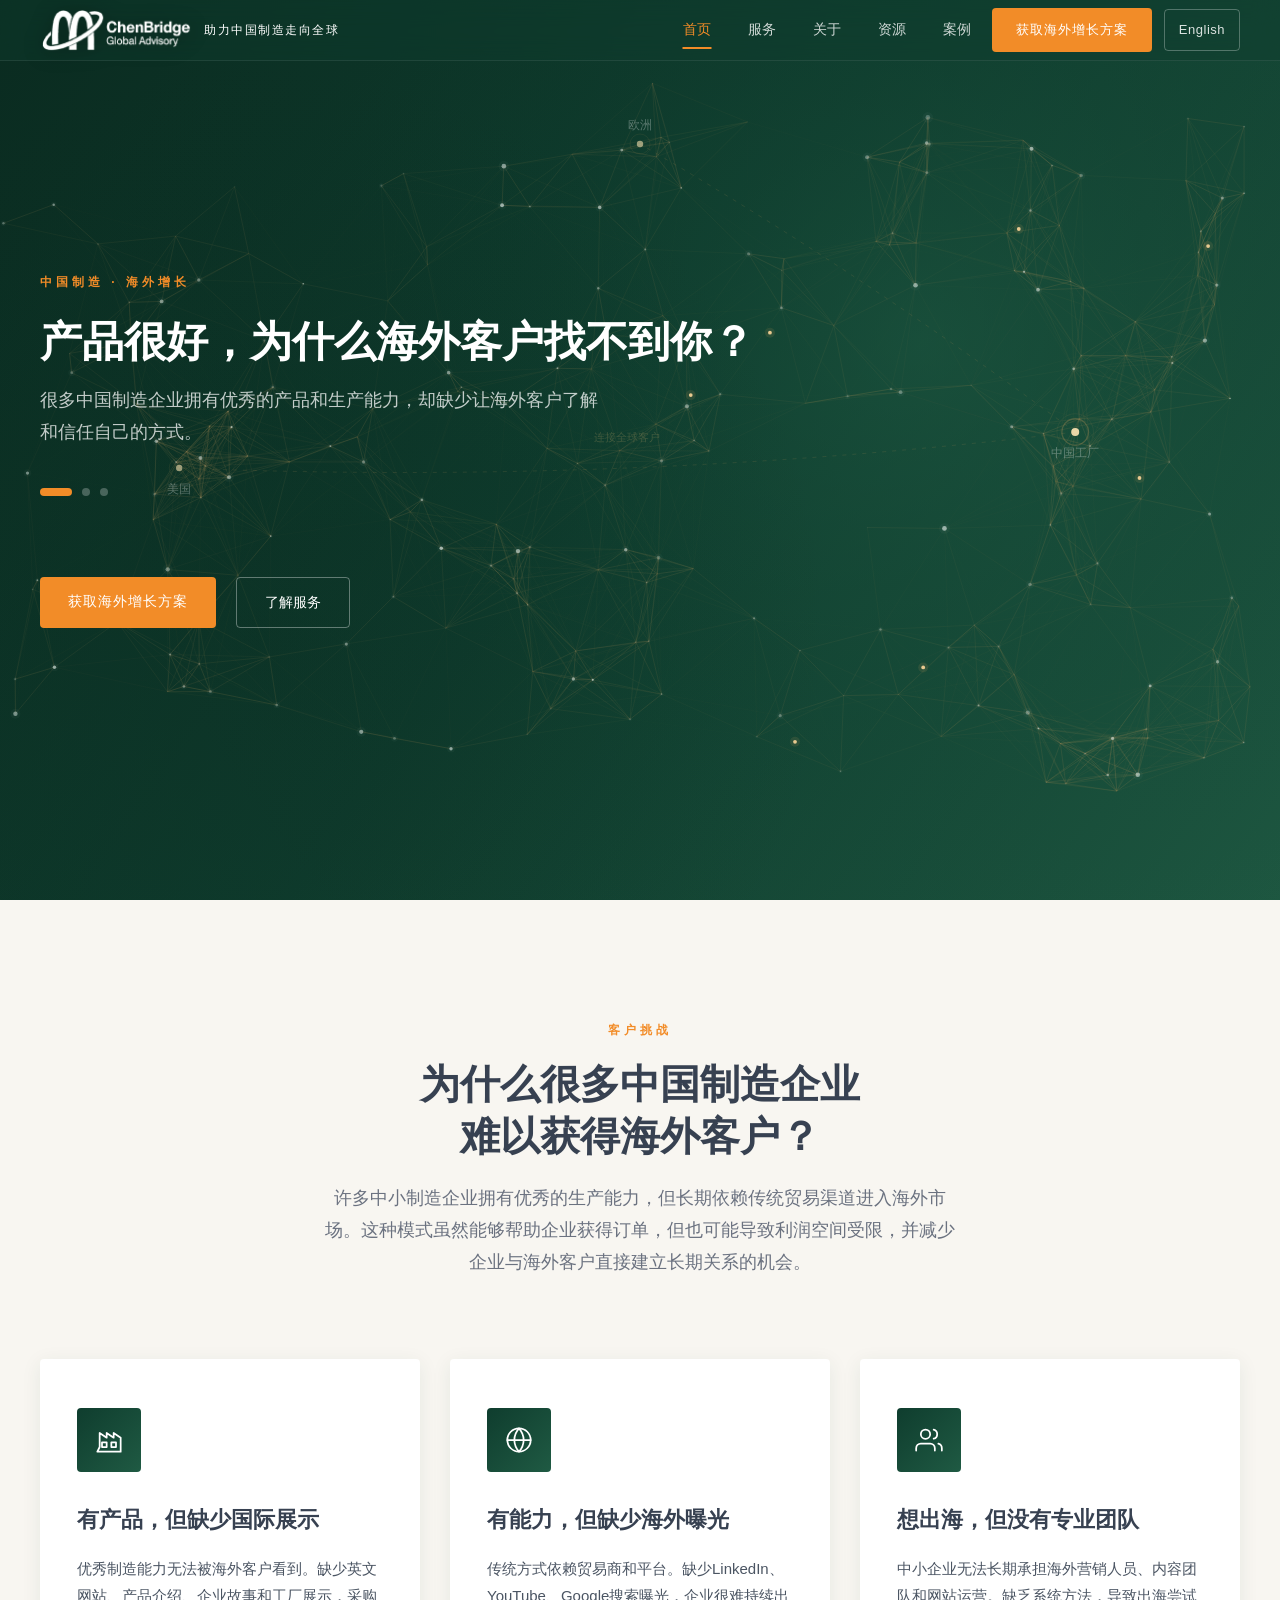
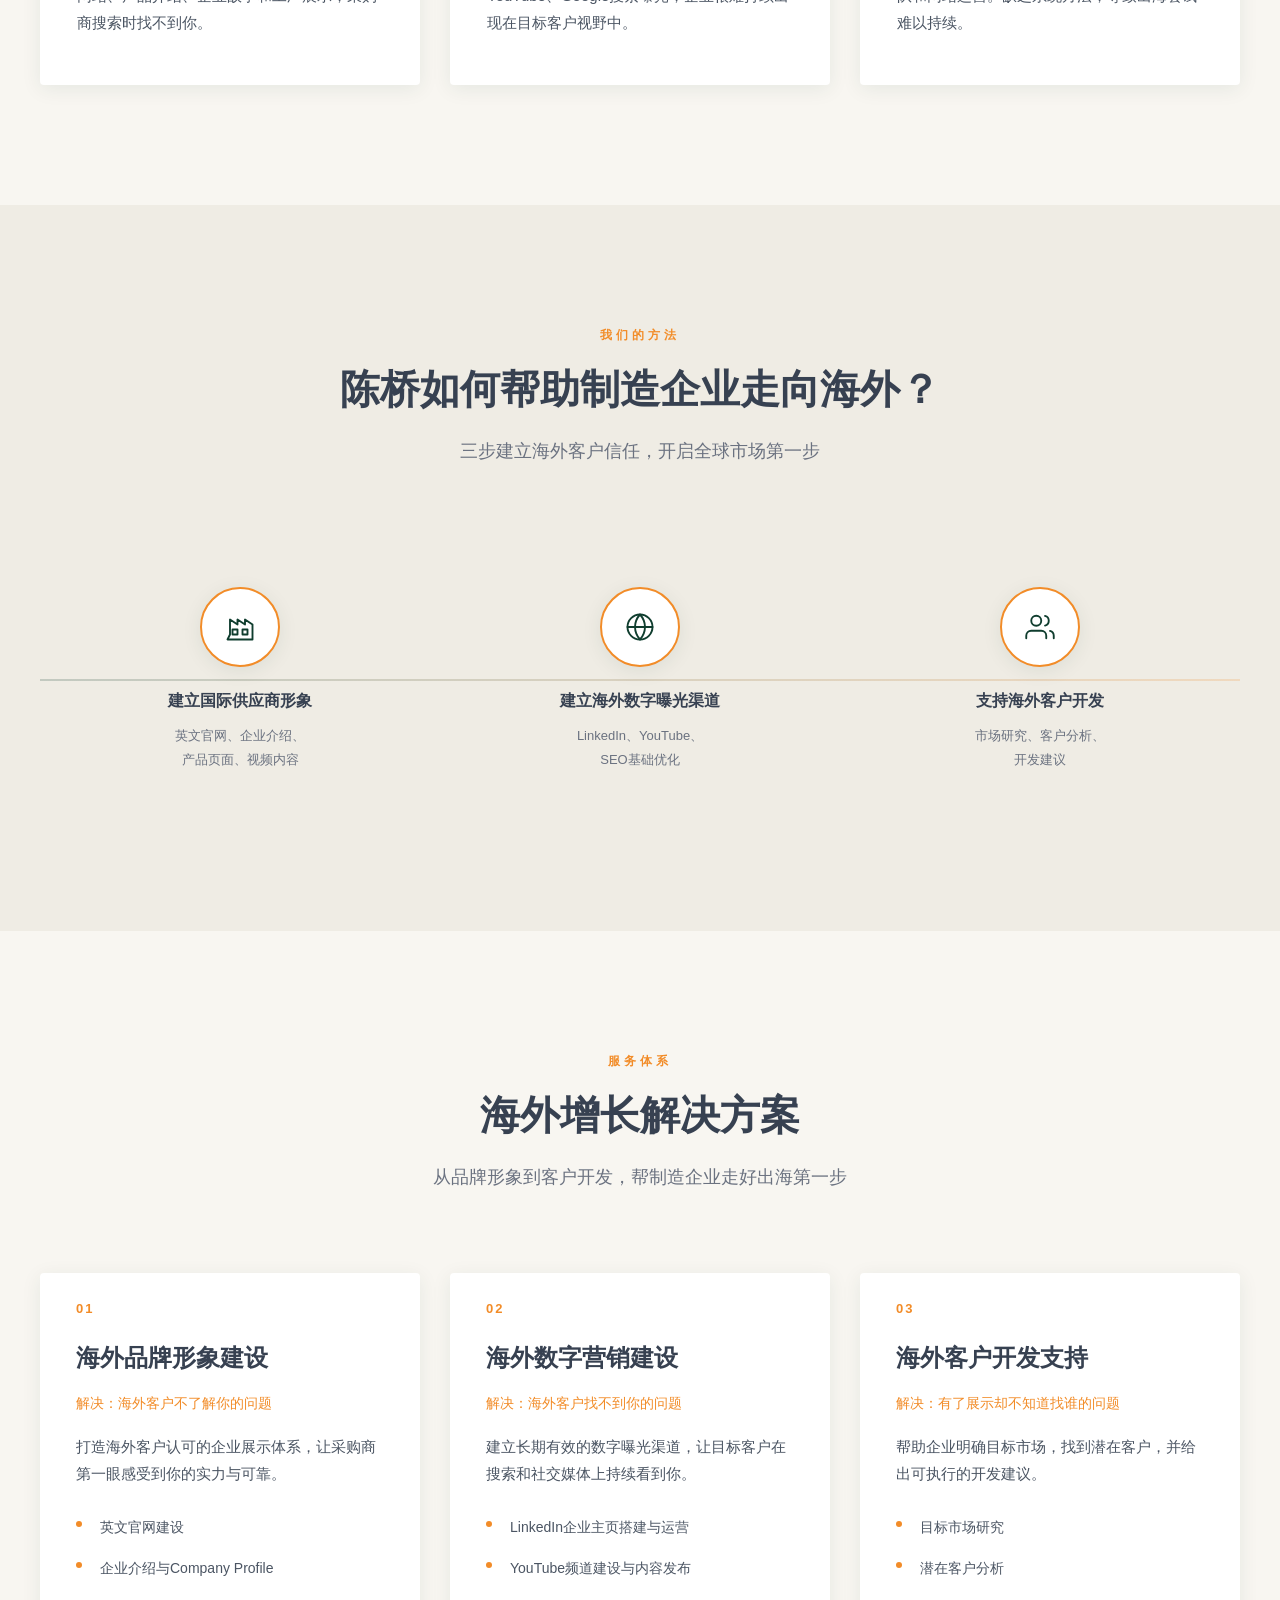
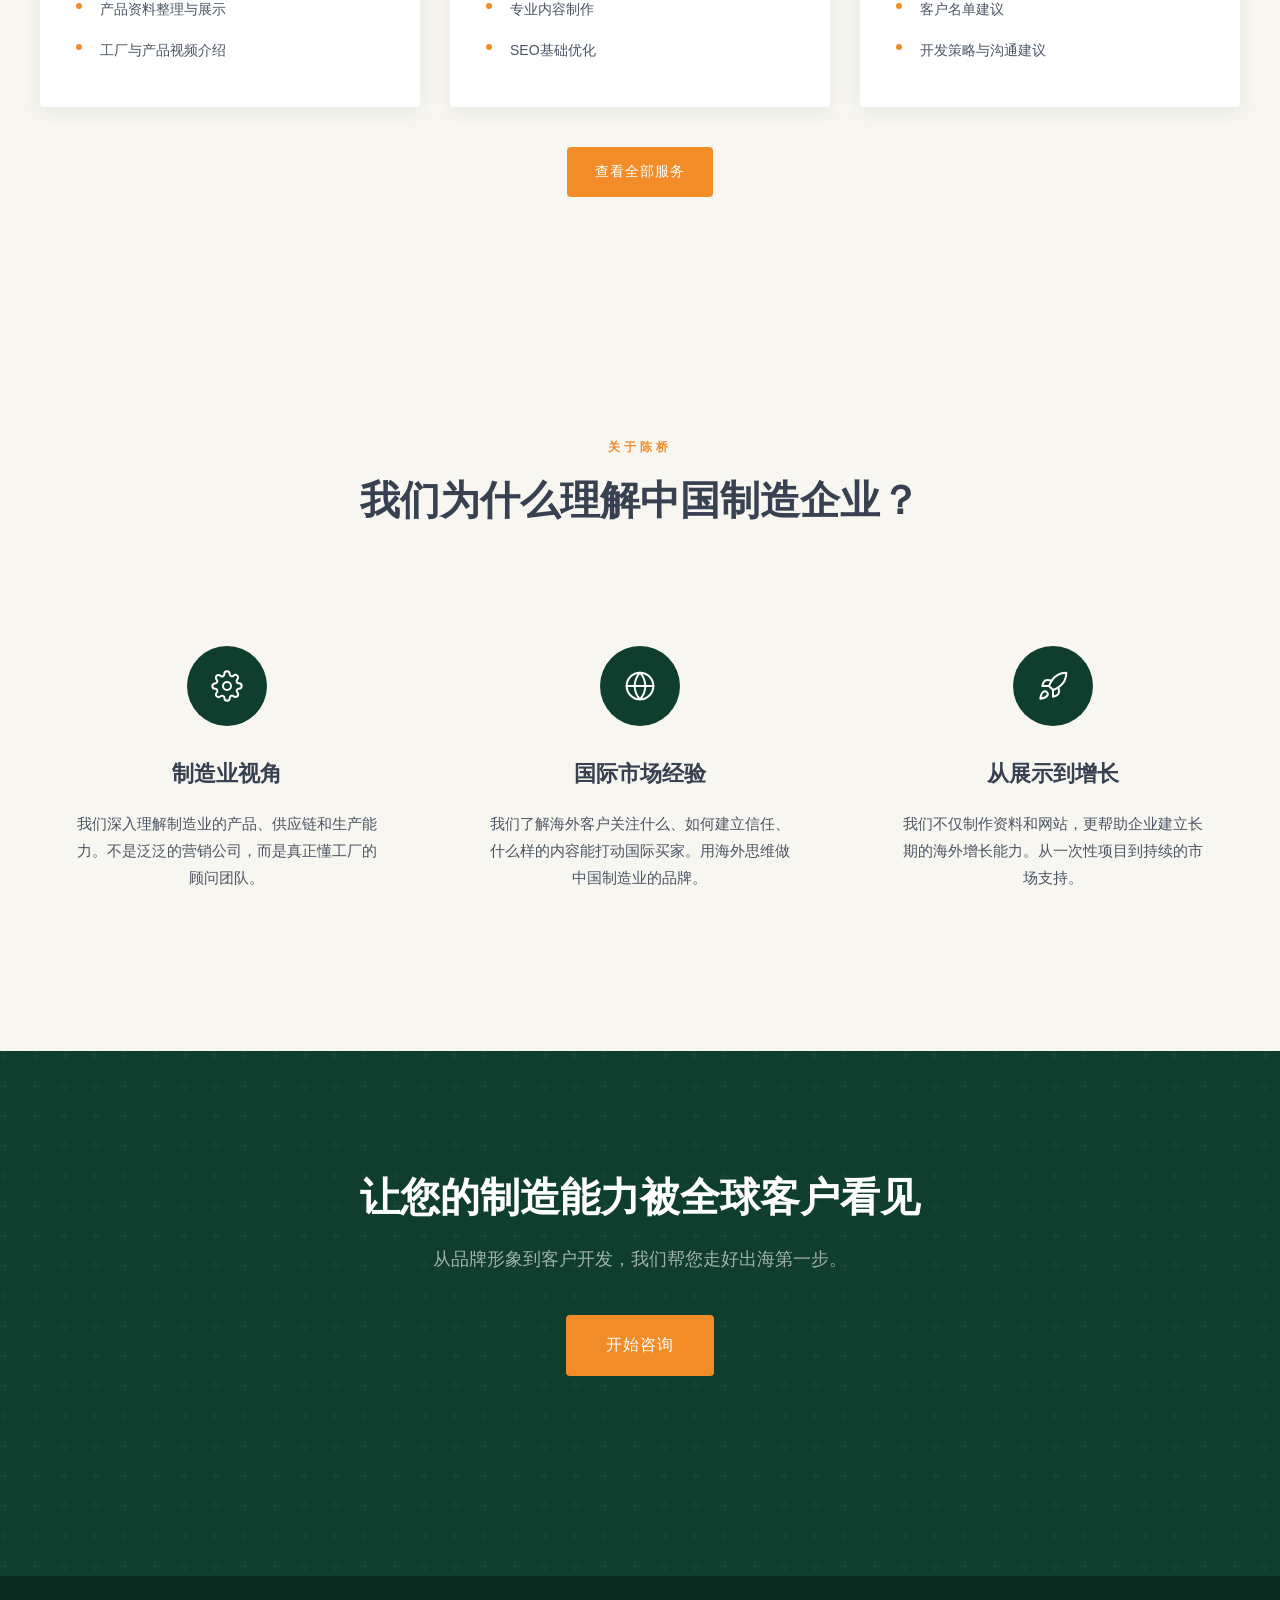
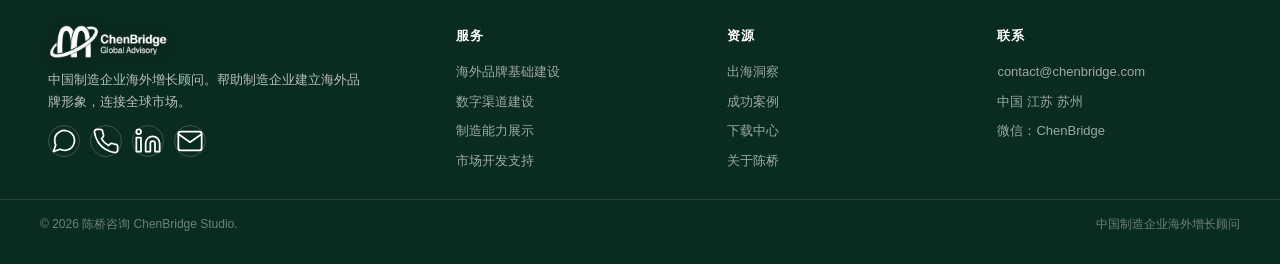
<file: index.html>
<!DOCTYPE html>
<html lang="zh-CN">
<head>
<meta charset="UTF-8">
<meta name="viewport" content="width=device-width, initial-scale=1.0">
<title>陈桥咨询 — 助力中国制造企业走向全球市场 | ChenBridge Studio</title>
<meta name="description" content="陈桥咨询帮助中国制造企业建立海外客户信任，通过英文官网、LinkedIn、YouTube和客户开发支持，开启全球市场第一步。">
<meta name="keywords" content="中国制造出海,制造企业出海,海外品牌建设,英文官网建设,LinkedIn营销,海外客户开发,中小企业出海,ChenBridge">
<meta name="robots" content="index,follow,max-image-preview:large">
<meta name="author" content="陈桥咨询 ChenBridge Studio">
<meta name="theme-color" content="#0F3D2E">
<meta name="renderer" content="webkit">
<meta name="force-rendering" content="webkit">
<meta http-equiv="X-UA-Compatible" content="IE=edge,chrome=1">
<meta name="baidu-site-verification" content="">
<meta name="google-site-verification" content="">
<meta name="msvalidate.01" content="">
<meta name="360-site-verification" content="">
<meta name="sogou_site_verification" content="">
<meta name="shenma-site-verification" content="">
<link rel="canonical" href="https://chenbridge.com/">
<meta property="og:type" content="website">
<meta property="og:title" content="陈桥咨询 — 助力中国制造企业走向全球市场 | ChenBridge Studio">
<meta property="og:description" content="陈桥咨询帮助中国制造企业建立海外客户信任，通过英文官网、LinkedIn、YouTube和客户开发支持，开启全球市场第一步。">
<meta property="og:url" content="https://chenbridge.com/">
<meta property="og:locale" content="zh_CN">
<meta property="og:site_name" content="陈桥咨询 ChenBridge Studio">
<meta name="twitter:card" content="summary">
<meta name="twitter:title" content="陈桥咨询 — 助力中国制造企业走向全球市场 | ChenBridge Studio">
<meta name="twitter:description" content="陈桥咨询帮助中国制造企业建立海外客户信任，通过英文官网、LinkedIn、YouTube和客户开发支持，开启全球市场第一步。">
<link rel="dns-prefetch" href="//fonts.googleapis.com">
<link rel="dns-prefetch" href="//fonts.gstatic.com">
<link rel="preconnect" href="https://fonts.googleapis.com" crossorigin>
<link rel="preconnect" href="https://fonts.gstatic.com" crossorigin>

<link rel="icon" href="favicon/favicon.ico" sizes="any">
<link rel="icon" type="image/png" sizes="32x32" href="favicon/favicon-32.png">
<link rel="icon" type="image/png" sizes="16x16" href="favicon/favicon-16.png">
<link rel="apple-touch-icon" sizes="180x180" href="favicon/apple-touch-icon.png">
<link rel="stylesheet" href="css/style.css">
</head>
<body>
<script type="application/ld+json">
{"@context":"https://schema.org","@type":"ProfessionalService","name":"陈桥咨询 ChenBridge Studio","url":"https://chenbridge.com/","logo":"https://chenbridge.com/images/logo-chenbridge.webp","description":"帮助中国制造与小微企业建立海外品牌、拓展全球市场的数字化咨询服务。","areaServed":"中国","address":{"@type":"PostalAddress","addressCountry":"CN","addressRegion":"江苏省","addressLocality":"苏州市"},"sameAs":["https://www.chenbridge.com"]}
</script>

<!-- SPLASH SCREEN -->
<div class="splash-screen" id="splash">
  <div class="splash-logo">
    <img src="images/logo-splash.webp" alt="陈桥咨询 ChenBridge Studio">
  </div>
  <div class="splash-text">帮助小微企业走向全球</div>
</div>

<!-- HEADER -->
<header class="header" id="header">
  <div class="header-inner">
    <a href="index.html" class="logo">
      <img src="images/logo-chenbridge.webp" alt="陈桥咨询Studio">
      <div class="logo-text">助力中国制造走向全球</div></a>
    <nav class="nav" id="main-nav">
      <a href="index.html" class="active">首页</a>
      <a href="services.html">服务</a>
      <a href="about.html">关于</a>
      <a href="resources.html">资源</a>
      <a href="cases.html">案例</a>
    
      <div class="mobile-extra">
        <a href="contact.html" class="btn-primary btn-small">获取海外增长方案</a>
        <a href="/" class="lang-switch">English</a>
      </div>
    </nav>
    <a href="contact.html" class="btn-primary btn-small" style="margin-left:20px;">获取海外增长方案</a>
    <a href="/" class="lang-switch">English</a>
    <button class="mobile-toggle" id="mobile-toggle" aria-label="菜单">
      <span></span><span></span><span></span>
    </button>
  </div>
</header>

<!-- HERO -->
<section class="hero" id="hero">
  <canvas id="hero-canvas"></canvas>
  <div class="hero-content">
    <div class="hero-inner">
      <span class="hero-label">中国制造 · 海外增长</span>
      <div class="hero-carousel">
        <div class="carousel-slide active">
          <h2>产品很好，为什么海外客户找不到你？</h2>
          <p>很多中国制造企业拥有优秀的产品和生产能力，却缺少让海外客户了解和信任自己的方式。</p>
        </div>
        <div class="carousel-slide">
          <h2>从工厂到全球市场，需要的不只是一个英文网站</h2>
          <p>陈桥帮助制造企业建立英文品牌形象、海外营销渠道和客户开发基础。</p>
        </div>
        <div class="carousel-slide">
          <h2>让海外客户更容易发现你的制造能力</h2>
          <p>通过英文官网、LinkedIn、YouTube和专业内容，让你的企业具备国际供应商形象。</p>
        </div>
        <div class="carousel-dots">
          <div class="carousel-dot active"></div>
          <div class="carousel-dot"></div>
          <div class="carousel-dot"></div>
        </div>
      </div>
      <div class="hero-buttons">
        <a href="contact.html" class="btn-primary">获取海外增长方案</a>
        <a href="services.html" class="btn-outline">了解服务</a>
      </div>
    </div>
  </div>
</section>

<!-- CHALLENGES -->
<section class="section" id="challenges">
  <div class="section-header reveal">
    <div class="section-label">客户挑战</div>
    <h2 class="section-title">为什么很多中国制造企业<br>难以获得海外客户？</h2>
    <p class="section-subtitle">许多中小制造企业拥有优秀的生产能力，但长期依赖传统贸易渠道进入海外市场。这种模式虽然能够帮助企业获得订单，但也可能导致利润空间受限，并减少企业与海外客户直接建立长期关系的机会。</p>
  </div>
  <div class="challenges-grid">
    <div class="challenge-card reveal reveal-delay-1">
      <div class="challenge-icon"><svg viewBox="0 0 24 24" width="28" height="28" stroke="currentColor" stroke-width="1.5" fill="none" stroke-linecap="round" stroke-linejoin="round"><path d="M2 22h20V10l-6-4v4l-6-4v4l-6-4v12z"/><rect x="6" y="14" width="4" height="4"/><rect x="14" y="14" width="4" height="4"/></svg></div>
      <h3>有产品，但缺少国际展示</h3>
      <p>优秀制造能力无法被海外客户看到。缺少英文网站、产品介绍、企业故事和工厂展示，采购商搜索时找不到你。</p>
    </div>
    <div class="challenge-card reveal reveal-delay-2">
      <div class="challenge-icon"><svg viewBox="0 0 24 24" width="28" height="28" stroke="currentColor" stroke-width="1.5" fill="none" stroke-linecap="round" stroke-linejoin="round"><circle cx="12" cy="12" r="10"/><path d="M2 12h20M12 2a15.3 15.3 0 0 1 4 10 15.3 15.3 0 0 1-4 10 15.3 15.3 0 0 1-4-10 15.3 15.3 0 0 1 4-10z"/></svg></div>
      <h3>有能力，但缺少海外曝光</h3>
      <p>传统方式依赖贸易商和平台。缺少LinkedIn、YouTube、Google搜索曝光，企业很难持续出现在目标客户视野中。</p>
    </div>
    <div class="challenge-card reveal reveal-delay-3">
      <div class="challenge-icon"><svg viewBox="0 0 24 24" width="28" height="28" stroke="currentColor" stroke-width="1.5" fill="none" stroke-linecap="round" stroke-linejoin="round"><path d="M17 21v-2a4 4 0 0 0-4-4H5a4 4 0 0 0-4 4v2"/><circle cx="9" cy="7" r="4"/><path d="M23 21v-2a4 4 0 0 0-3-3.87"/><path d="M16 3.13a4 4 0 0 1 0 7.75"/></svg></div>
      <h3>想出海，但没有专业团队</h3>
      <p>中小企业无法长期承担海外营销人员、内容团队和网站运营。缺乏系统方法，导致出海尝试难以持续。</p>
    </div>
  </div>
</section>

<!-- PROCESS FLOW -->
<section class="section process-section" id="process">
  <div class="section-header reveal">
    <div class="section-label">我们的方法</div>
    <h2 class="section-title">陈桥如何帮助制造企业走向海外？</h2>
    <p class="section-subtitle">三步建立海外客户信任，开启全球市场第一步</p>
  </div>
  <div class="process-flow reveal">
    <div class="process-step">
      <div class="step-circle"><svg viewBox="0 0 24 24" width="28" height="28" stroke="currentColor" stroke-width="1.5" fill="none" stroke-linecap="round" stroke-linejoin="round"><path d="M2 22h20V10l-6-4v4l-6-4v4l-6-4v12z"/><rect x="6" y="14" width="4" height="4"/><rect x="14" y="14" width="4" height="4"/></svg></div>
      <h4>建立国际供应商形象</h4>
      <p>英文官网、企业介绍、产品页面、视频内容</p>
    </div>
    <div class="process-step">
      <div class="step-circle"><svg viewBox="0 0 24 24" width="28" height="28" stroke="currentColor" stroke-width="1.5" fill="none" stroke-linecap="round" stroke-linejoin="round"><circle cx="12" cy="12" r="10"/><path d="M2 12h20M12 2a15.3 15.3 0 0 1 4 10 15.3 15.3 0 0 1-4 10 15.3 15.3 0 0 1-4-10 15.3 15.3 0 0 1 4-10z"/></svg></div>
      <h4>建立海外数字曝光渠道</h4>
      <p>LinkedIn、YouTube、SEO基础优化</p>
    </div>
    <div class="process-step">
      <div class="step-circle"><svg viewBox="0 0 24 24" width="28" height="28" stroke="currentColor" stroke-width="1.5" fill="none" stroke-linecap="round" stroke-linejoin="round"><path d="M17 21v-2a4 4 0 0 0-4-4H5a4 4 0 0 0-4 4v2"/><circle cx="9" cy="7" r="4"/><path d="M23 21v-2a4 4 0 0 0-3-3.87"/><path d="M16 3.13a4 4 0 0 1 0 7.75"/></svg></div>
      <h4>支持海外客户开发</h4>
      <p>市场研究、客户分析、开发建议</p>
    </div>
  </div>
</section>

<!-- SERVICES PREVIEW -->
<section class="section" id="services">
  <div class="section-header reveal">
    <div class="section-label">服务体系</div>
    <h2 class="section-title">海外增长解决方案</h2>
    <p class="section-subtitle">从品牌形象到客户开发，帮制造企业走好出海第一步</p>
  </div>
  <div class="services-grid">
    <div class="service-card reveal reveal-delay-1">
      <div class="service-num">01</div>
      <div class="service-content">
        <h3>海外品牌形象建设</h3>
        <div class="service-sub">解决：海外客户不了解你的问题</div>
        <p>打造海外客户认可的企业展示体系，让采购商第一眼感受到你的实力与可靠。</p>
        <ul class="service-list">
          <li>英文官网建设</li>
          <li>企业介绍与Company Profile</li>
          <li>产品资料整理与展示</li>
          <li>工厂与产品视频介绍</li>
        </ul>
      </div>
    </div>
    <div class="service-card reveal reveal-delay-2">
      <div class="service-num">02</div>
      <div class="service-content">
        <h3>海外数字营销建设</h3>
        <div class="service-sub">解决：海外客户找不到你的问题</div>
        <p>建立长期有效的数字曝光渠道，让目标客户在搜索和社交媒体上持续看到你。</p>
        <ul class="service-list">
          <li>LinkedIn企业主页搭建与运营</li>
          <li>YouTube频道建设与内容发布</li>
          <li>专业内容制作</li>
          <li>SEO基础优化</li>
        </ul>
      </div>
    </div>
    <div class="service-card reveal reveal-delay-3">
      <div class="service-num">03</div>
      <div class="service-content">
        <h3>海外客户开发支持</h3>
        <div class="service-sub">解决：有了展示却不知道找谁的问题</div>
        <p>帮助企业明确目标市场，找到潜在客户，并给出可执行的开发建议。</p>
        <ul class="service-list">
          <li>目标市场研究</li>
          <li>潜在客户分析</li>
          <li>客户名单建议</li>
          <li>开发策略与沟通建议</li>
        </ul>
      </div>
    </div>
  </div>
  <div style="text-align:center;margin-top:40px;">
    <a href="services.html" class="btn-primary">查看全部服务</a>
  </div>
</section>

<!-- WHY US -->
<section class="section" id="about">
  <div class="section-header reveal">
    <div class="section-label">关于陈桥</div>
    <h2 class="section-title">我们为什么理解中国制造企业？</h2>
  </div>
  <div class="why-grid">
    <div class="why-card reveal reveal-delay-1">
      <div class="why-icon"><svg viewBox="0 0 24 24" width="28" height="28" stroke="currentColor" stroke-width="1.5" fill="none" stroke-linecap="round" stroke-linejoin="round"><circle cx="12" cy="12" r="3"/><path d="M19.4 15a1.65 1.65 0 0 0 .33 1.82l.06.06a2 2 0 0 1 0 2.83 2 2 0 0 1-2.83 0l-.06-.06a1.65 1.65 0 0 0-1.82-.33 1.65 1.65 0 0 0-1 1.51V21a2 2 0 0 1-2 2 2 2 0 0 1-2-2v-.09A1.65 1.65 0 0 0 9 19.4a1.65 1.65 0 0 0-1.82.33l-.06.06a2 2 0 0 1-2.83 0 2 2 0 0 1 0-2.83l.06-.06a1.65 1.65 0 0 0 .33-1.82 1.65 1.65 0 0 0-1.51-1H3a2 2 0 0 1-2-2 2 2 0 0 1 2-2h.09A1.65 1.65 0 0 0 4.6 9a1.65 1.65 0 0 0-.33-1.82l-.06-.06a2 2 0 0 1 0-2.83 2 2 0 0 1 2.83 0l.06.06a1.65 1.65 0 0 0 1.82.33H9a1.65 1.65 0 0 0 1-1.51V3a2 2 0 0 1 2-2 2 2 0 0 1 2 2v.09a1.65 1.65 0 0 0 1 1.51 1.65 1.65 0 0 0 1.82-.33l.06-.06a2 2 0 0 1 2.83 0 2 2 0 0 1 0 2.83l-.06.06a1.65 1.65 0 0 0-.33 1.82V9a1.65 1.65 0 0 0 1.51 1H21a2 2 0 0 1 2 2 2 2 0 0 1-2 2h-.09a1.65 1.65 0 0 0-1.51 1z"/></svg></div>
      <h3>制造业视角</h3>
      <p>我们深入理解制造业的产品、供应链和生产能力。不是泛泛的营销公司，而是真正懂工厂的顾问团队。</p>
    </div>
    <div class="why-card reveal reveal-delay-2">
      <div class="why-icon"><svg viewBox="0 0 24 24" width="32" height="32" stroke="currentColor" stroke-width="1.5" fill="none" stroke-linecap="round" stroke-linejoin="round"><circle cx="12" cy="12" r="10"/><path d="M2 12h20M12 2a15.3 15.3 0 0 1 4 10 15.3 15.3 0 0 1-4 10 15.3 15.3 0 0 1-4-10 15.3 15.3 0 0 1 4-10z"/></svg></div>
      <h3>国际市场经验</h3>
      <p>我们了解海外客户关注什么、如何建立信任、什么样的内容能打动国际买家。用海外思维做中国制造业的品牌。</p>
    </div>
    <div class="why-card reveal reveal-delay-3">
      <div class="why-icon"><svg viewBox="0 0 24 24" width="32" height="32" stroke="currentColor" stroke-width="1.5" fill="none" stroke-linecap="round" stroke-linejoin="round"><path d="M4.5 16.5c-1.5 1.26-2 5-2 5s3.74-.5 5-2c.71-.84.7-2.13-.09-2.91a2.18 2.18 0 0 0-2.91-.09z"/><path d="m12 15-3-3a22 22 0 0 1 2-3.95A12.88 12.88 0 0 1 22 2c0 2.72-.78 7.5-6 11a22.35 22.35 0 0 1-4 2z"/><path d="M9 12H4s.55-3.03 2-4c1.62-1.08 5 0 5 0"/><path d="M12 15v5s3.03-.55 4-2c1.08-1.62 0-5 0-5"/></svg></div>
      <h3>从展示到增长</h3>
      <p>我们不仅制作资料和网站，更帮助企业建立长期的海外增长能力。从一次性项目到持续的市场支持。</p>
    </div>
  </div>
</section>

<!-- CTA -->
<section class="cta-section" id="contact">
  <div class="section-header reveal" style="position:relative;z-index:2;">
    <h2 class="section-title" style="color:#fff;">让您的制造能力被全球客户看见</h2>
    <p class="section-subtitle" style="color:rgba(255,255,255,0.6);max-width:600px;margin:20px auto 40px;">从品牌形象到客户开发，我们帮您走好出海第一步。</p>
    <a href="contact.html" class="btn-primary" style="font-size:16px;padding:16px 40px;">开始咨询</a>
  </div>
</section>

<!-- FOOTER -->
<footer class="footer">
  <div class="footer-inner">
    <div class="footer-brand">
      <img src="images/logo-chenbridge.webp" alt="陈桥咨询">
      <div class="footer-brand-desc">
        <p>中国制造企业海外增长顾问。帮助制造企业建立海外品牌形象，连接全球市场。</p>
        <div class="footer-social">
          <a href="#" aria-label="微信"><svg viewBox="0 0 24 24" width="28" height="28" stroke="currentColor" stroke-width="1.5" fill="none" stroke-linecap="round" stroke-linejoin="round"><path d="M21 11.5a8.38 8.38 0 0 1-.9 3.8 8.5 8.5 0 0 1-7.6 4.7 8.38 8.38 0 0 1-3.8-.9L3 21l1.9-5.7a8.38 8.38 0 0 1-.9-3.8 8.5 8.5 0 0 1 4.7-7.6 8.38 8.38 0 0 1 3.8-.9h.5a8.48 8.48 0 0 1 8 8v.5z"/></svg></a>
          <a href="tel:" aria-label="电话"><svg viewBox="0 0 24 24" width="28" height="28" stroke="currentColor" stroke-width="1.5" fill="none" stroke-linecap="round" stroke-linejoin="round"><path d="M22 16.92v3a2 2 0 0 1-2.18 2 19.79 19.79 0 0 1-8.63-3.07 19.5 19.5 0 0 1-6-6 19.79 19.79 0 0 1-3.07-8.67A2 2 0 0 1 4.11 2h3a2 2 0 0 1 2 1.72 12.84 12.84 0 0 0 .7 2.81 2 2 0 0 1-.45 2.11L8.09 9.91a16 16 0 0 0 6 6l1.27-1.27a2 2 0 0 1 2.11-.45 12.84 12.84 0 0 0 2.81.7A2 2 0 0 1 22 16.92z"/></svg></a>
          <a href="https://www.linkedin.com/company/chenbridge" target="_blank" rel="noopener" aria-label="LinkedIn"><svg viewBox="0 0 24 24" width="28" height="28" stroke="currentColor" stroke-width="1.5" fill="none" stroke-linecap="round" stroke-linejoin="round"><path d="M16 8a6 6 0 0 1 6 6v7h-4v-7a2 2 0 0 0-2-2 2 2 0 0 0-2 2v7h-4v-7a6 6 0 0 1 6-6z"/><rect x="2" y="9" width="4" height="12"/><circle cx="4" cy="4" r="2"/></svg></a>
          <a href="mailto:contact@chenbridge.com" aria-label="邮箱"><svg viewBox="0 0 24 24" width="28" height="28" stroke="currentColor" stroke-width="1.5" fill="none" stroke-linecap="round" stroke-linejoin="round"><path d="M4 4h16c1.1 0 2 .9 2 2v12c0 1.1-.9 2-2 2H4c-1.1 0-2-.9-2-2V6c0-1.1.9-2 2-2z"/><polyline points="22,6 12,13 2,6"/></svg></a>
        </div>
      </div>
    </div>
    <div class="footer-col">
      <h4>服务</h4>
      <a href="services.html">海外品牌基础建设</a>
      <a href="services.html">数字渠道建设</a>
      <a href="services.html">制造能力展示</a>
      <a href="services.html">市场开发支持</a>
    </div>
    <div class="footer-col">
      <h4>资源</h4>
      <a href="insights.html">出海洞察</a>
      <a href="cases.html">成功案例</a>
      <a href="resources.html">下载中心</a>
      <a href="about.html">关于陈桥</a>
    </div>
    <div class="footer-col">
      <h4>联系</h4>
      <a href="mailto:contact@chenbridge.com">contact@chenbridge.com</a>
      <a href="contact.html">中国 江苏 苏州</a>
      <a href="contact.html">微信：ChenBridge</a>
</div>
  </div>
  <div class="footer-bottom">
    <span>&copy; 2026 陈桥咨询 ChenBridge Studio.</span>
    <span>中国制造企业海外增长顾问</span>
  </div>
</footer>
<script src="js/main.js"></script>
</body>
</html>
</file>
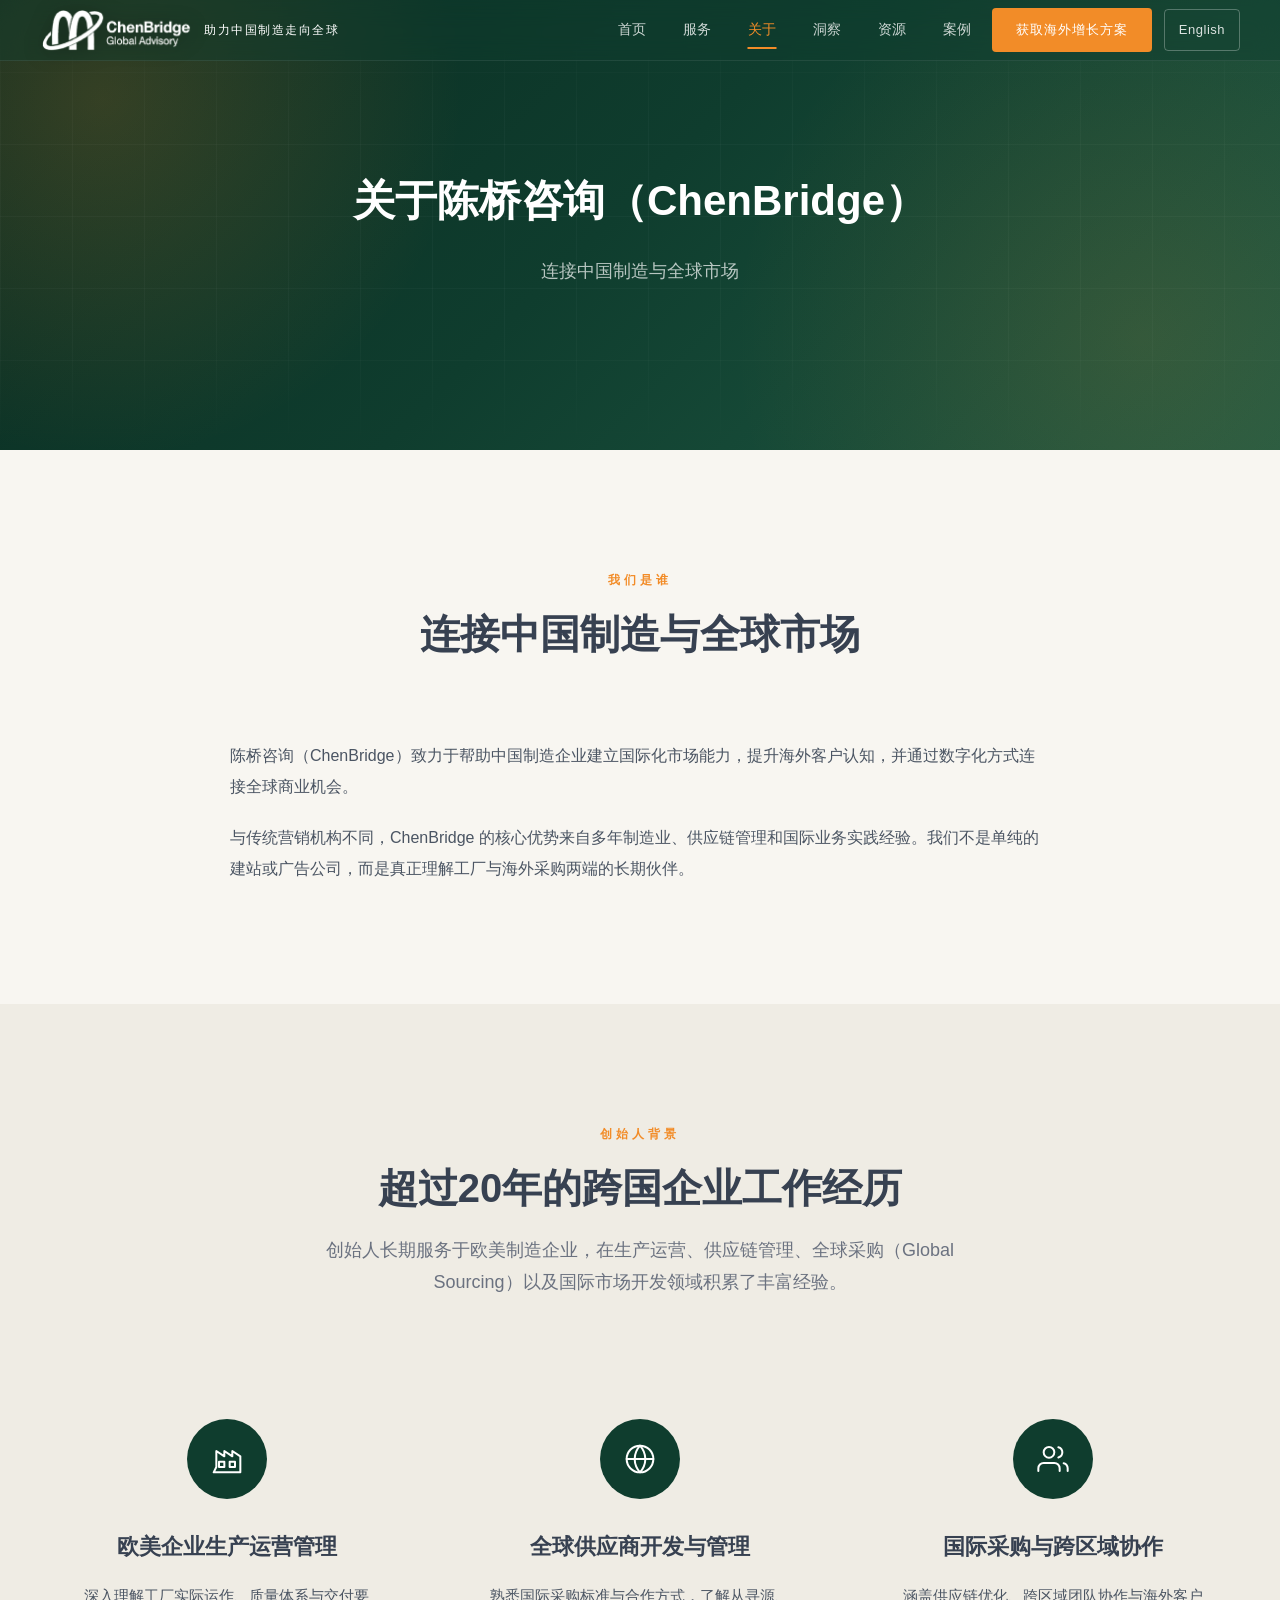
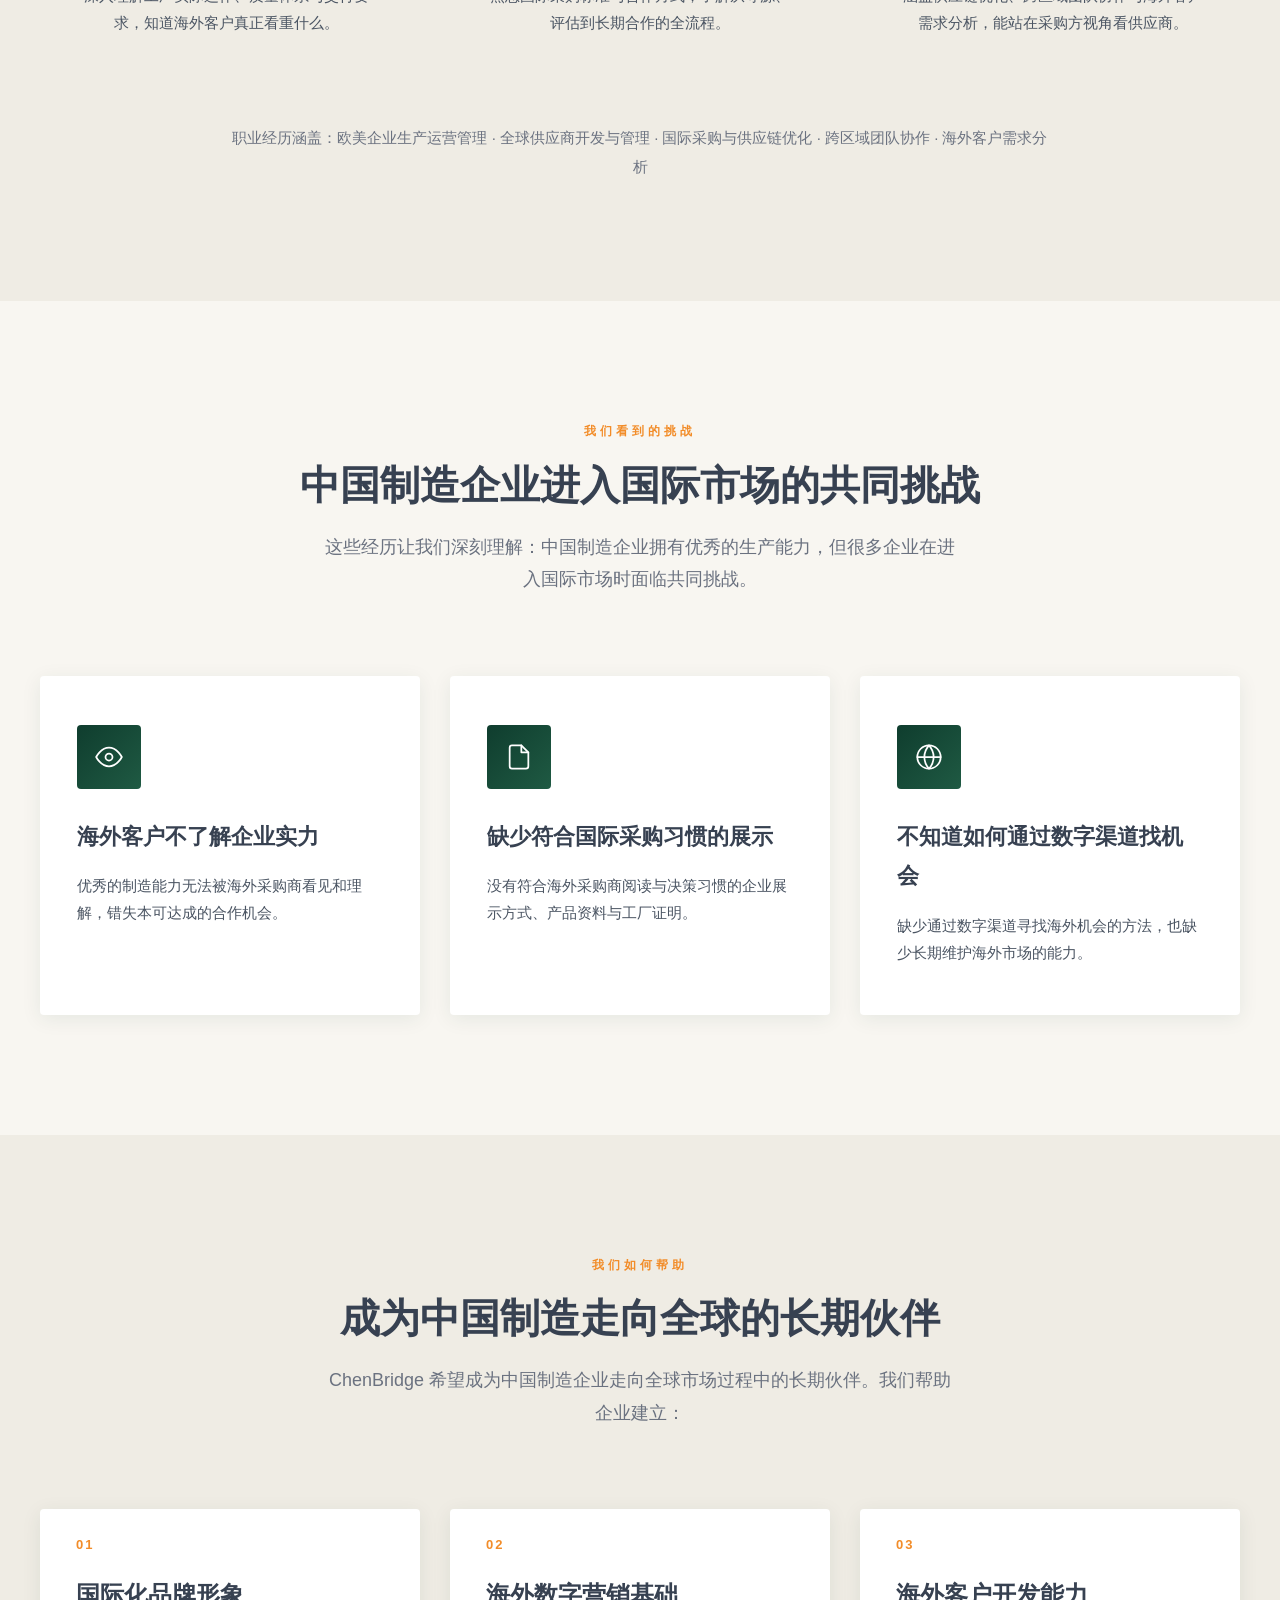
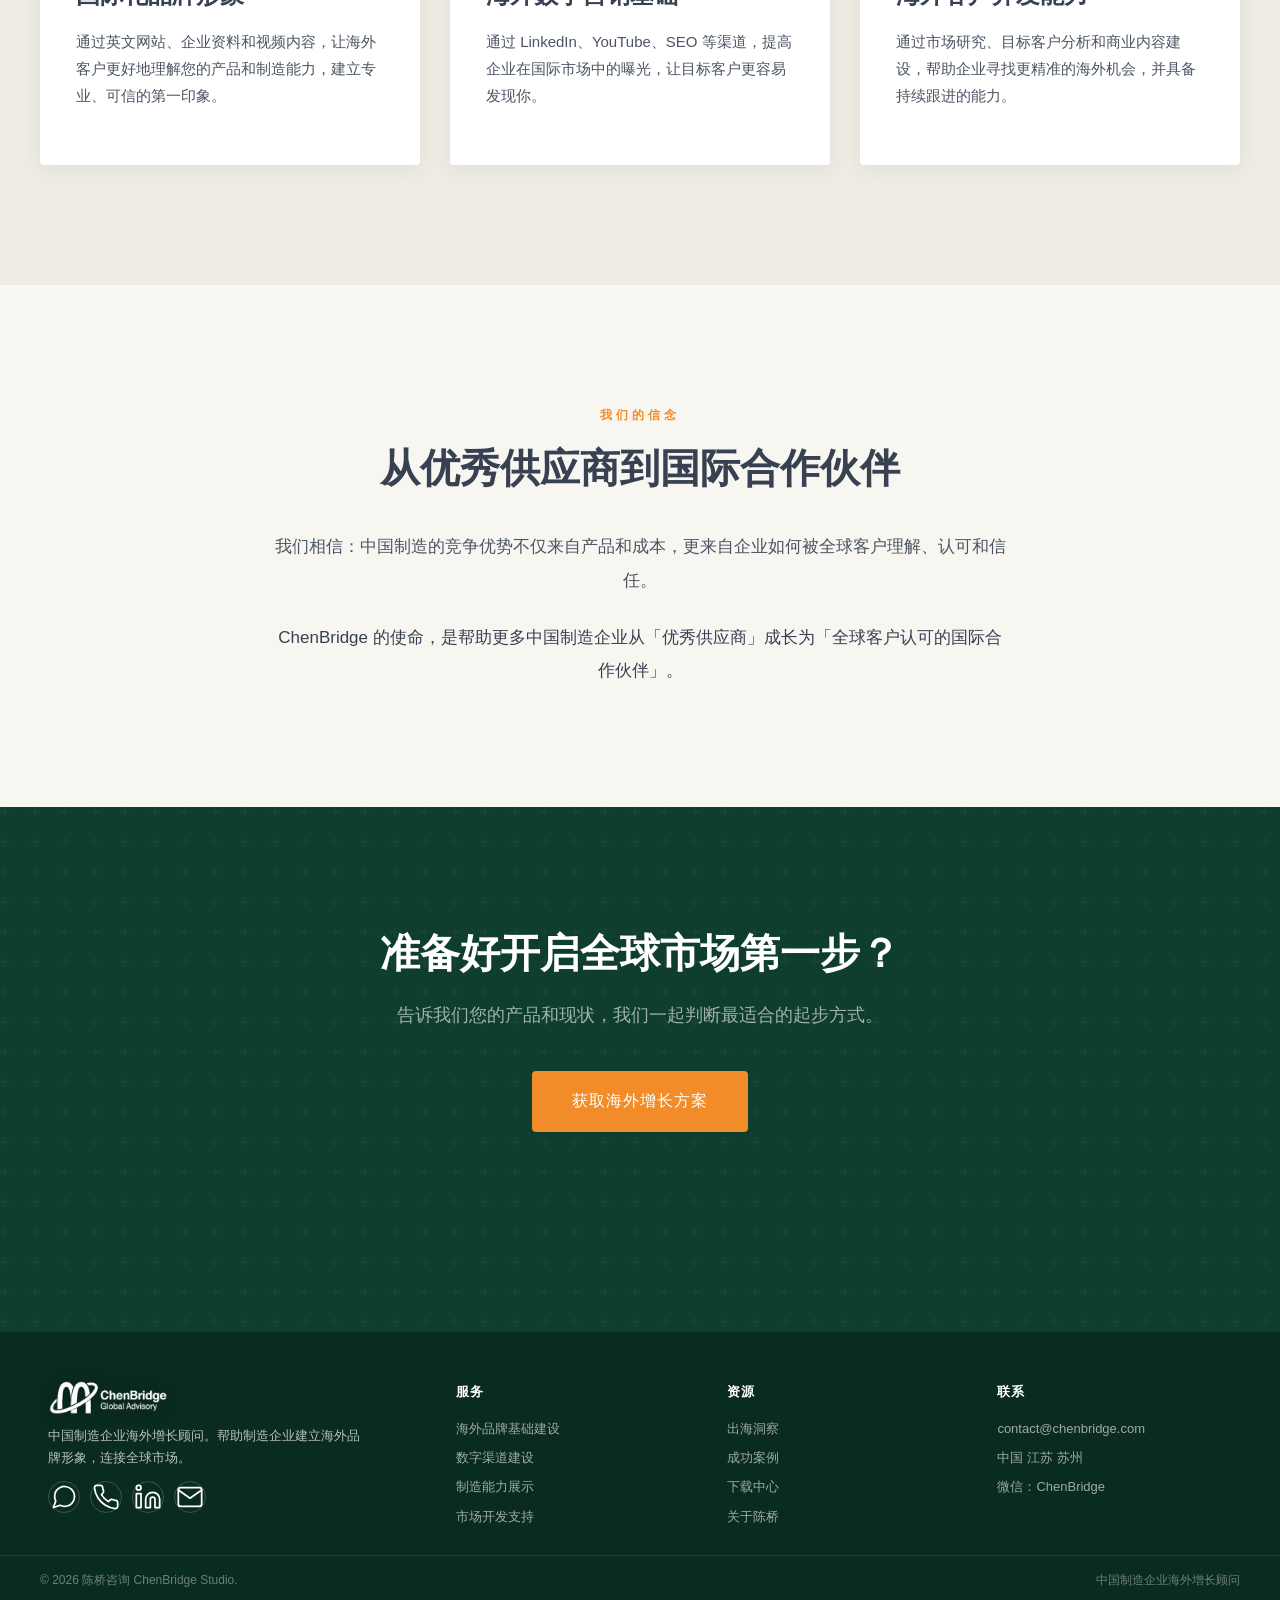
<file: about.html>
<!DOCTYPE html>
<html lang="zh-CN">
<head>
<meta charset="UTF-8">
<meta name="viewport" content="width=device-width, initial-scale=1.0">
<title>关于陈桥咨询 — 连接中国制造与全球市场 | ChenBridge</title>
<meta name="description" content="陈桥咨询致力于帮助中国制造企业建立国际化市场能力。创始人拥有20年跨国企业经验，深耕欧美制造与全球采购。">
<meta name="keywords" content="陈桥咨询,ChenBridge,制造企业出海顾问,供应链管理,全球采购,国际市场开发">
<meta name="robots" content="index,follow,max-image-preview:large">
<meta name="author" content="陈桥咨询 ChenBridge Studio">
<meta name="theme-color" content="#0F3D2E">
<meta name="renderer" content="webkit">
<meta name="force-rendering" content="webkit">
<meta http-equiv="X-UA-Compatible" content="IE=edge,chrome=1">
<meta name="baidu-site-verification" content="">
<meta name="google-site-verification" content="">
<meta name="msvalidate.01" content="">
<meta name="360-site-verification" content="">
<meta name="sogou_site_verification" content="">
<meta name="shenma-site-verification" content="">
<link rel="canonical" href="https://chenbridge.com/about.html">
<meta property="og:type" content="website">
<meta property="og:title" content="关于陈桥咨询 — 连接中国制造与全球市场 | ChenBridge">
<meta property="og:description" content="陈桥咨询致力于帮助中国制造企业建立国际化市场能力。创始人拥有20年跨国企业经验，深耕欧美制造与全球采购。">
<meta property="og:url" content="https://chenbridge.com/about.html">
<meta property="og:locale" content="zh_CN">
<meta property="og:site_name" content="陈桥咨询 ChenBridge Studio">
<meta name="twitter:card" content="summary">
<meta name="twitter:title" content="关于陈桥咨询 — 连接中国制造与全球市场 | ChenBridge">
<meta name="twitter:description" content="陈桥咨询致力于帮助中国制造企业建立国际化市场能力。创始人拥有20年跨国企业经验，深耕欧美制造与全球采购。">
<link rel="dns-prefetch" href="//fonts.googleapis.com">
<link rel="dns-prefetch" href="//fonts.gstatic.com">
<link rel="preconnect" href="https://fonts.googleapis.com" crossorigin>
<link rel="preconnect" href="https://fonts.gstatic.com" crossorigin>

<link rel="icon" href="favicon/favicon.ico" sizes="any">
<link rel="icon" type="image/png" sizes="32x32" href="favicon/favicon-32.png">
<link rel="icon" type="image/png" sizes="16x16" href="favicon/favicon-16.png">
<link rel="apple-touch-icon" sizes="180x180" href="favicon/apple-touch-icon.png">
<link rel="stylesheet" href="css/style.css">
</head>
<body>
<header class="header" id="header">
  <div class="header-inner">
    <a href="index.html" class="logo">
      <img src="images/logo-chenbridge.webp" alt="陈桥咨询Studio">
      <div class="logo-text">助力中国制造走向全球</div></a>
    <nav class="nav" id="main-nav">
      <a href="index.html">首页</a>
      <a href="services.html">服务</a>
      <a href="about.html" class="active">关于</a>
      <a href="insights.html">洞察</a>
      <a href="resources.html">资源</a>
      <a href="cases.html">案例</a>
    
      <div class="mobile-extra">
        <a href="contact.html" class="btn-primary btn-small">获取海外增长方案</a>
        <a href="/" class="lang-switch">English</a>
      </div>
    </nav>
    <a href="contact.html" class="btn-primary btn-small" style="margin-left:20px;">获取海外增长方案</a>
    <a href="/" class="lang-switch">English</a>
    <button class="mobile-toggle" id="mobile-toggle" aria-label="菜单">
      <span></span><span></span><span></span>
    </button>
  </div>
</header>

<section class="page-hero">
  <div class="page-hero-content">
    <h1>关于陈桥咨询（ChenBridge）</h1>
    <p>连接中国制造与全球市场</p>
  </div>
</section>

<section class="section">
  <div class="section-header reveal">
    <div class="section-label">我们是谁</div>
    <h2 class="section-title">连接中国制造与全球市场</h2>
  </div>
  <div style="max-width:820px;margin:0 auto;" class="reveal">
    <p style="font-size:16px;color:var(--text-light);line-height:1.95;margin-bottom:20px;">陈桥咨询（ChenBridge）致力于帮助中国制造企业建立国际化市场能力，提升海外客户认知，并通过数字化方式连接全球商业机会。</p>
    <p style="font-size:16px;color:var(--text-light);line-height:1.95;">与传统营销机构不同，ChenBridge 的核心优势来自多年制造业、供应链管理和国际业务实践经验。我们不是单纯的建站或广告公司，而是真正理解工厂与海外采购两端的长期伙伴。</p>
  </div>
</section>

<section class="section process-section">
  <div class="section-header reveal">
    <div class="section-label">创始人背景</div>
    <h2 class="section-title">超过20年的跨国企业工作经历</h2>
    <p class="section-subtitle">创始人长期服务于欧美制造企业，在生产运营、供应链管理、全球采购（Global Sourcing）以及国际市场开发领域积累了丰富经验。</p>
  </div>
  <div class="why-grid reveal">
    <div class="why-card">
      <div class="why-icon"><svg viewBox="0 0 24 24" width="28" height="28" stroke="currentColor" stroke-width="1.5" fill="none" stroke-linecap="round" stroke-linejoin="round"><path d="M2 22h20V10l-6-4v4l-6-4v4l-6-4v12z"/><rect x="6" y="14" width="4" height="4"/><rect x="14" y="14" width="4" height="4"/></svg></div>
      <h3>欧美企业生产运营管理</h3>
      <p>深入理解工厂实际运作、质量体系与交付要求，知道海外客户真正看重什么。</p>
    </div>
    <div class="why-card">
      <div class="why-icon"><svg viewBox="0 0 24 24" width="28" height="28" stroke="currentColor" stroke-width="1.5" fill="none" stroke-linecap="round" stroke-linejoin="round"><circle cx="12" cy="12" r="10"/><path d="M2 12h20M12 2a15.3 15.3 0 0 1 4 10 15.3 15.3 0 0 1-4 10 15.3 15.3 0 0 1-4-10 15.3 15.3 0 0 1 4-10z"/></svg></div>
      <h3>全球供应商开发与管理</h3>
      <p>熟悉国际采购标准与合作方式，了解从寻源、评估到长期合作的全流程。</p>
    </div>
    <div class="why-card">
      <div class="why-icon"><svg viewBox="0 0 24 24" width="28" height="28" stroke="currentColor" stroke-width="1.5" fill="none" stroke-linecap="round" stroke-linejoin="round"><path d="M17 21v-2a4 4 0 0 0-4-4H5a4 4 0 0 0-4 4v2"/><circle cx="9" cy="7" r="4"/><path d="M23 21v-2a4 4 0 0 0-3-3.87"/><path d="M16 3.13a4 4 0 0 1 0 7.75"/></svg></div>
      <h3>国际采购与跨区域协作</h3>
      <p>涵盖供应链优化、跨区域团队协作与海外客户需求分析，能站在采购方视角看供应商。</p>
    </div>
  </div>
  <div style="max-width:820px;margin:48px auto 0;text-align:center;" class="reveal">
    <p style="font-size:15px;color:var(--text-muted);line-height:1.9;">职业经历涵盖：欧美企业生产运营管理 · 全球供应商开发与管理 · 国际采购与供应链优化 · 跨区域团队协作 · 海外客户需求分析</p>
  </div>
</section>

<section class="section">
  <div class="section-header reveal">
    <div class="section-label">我们看到的挑战</div>
    <h2 class="section-title">中国制造企业进入国际市场的共同挑战</h2>
    <p class="section-subtitle">这些经历让我们深刻理解：中国制造企业拥有优秀的生产能力，但很多企业在进入国际市场时面临共同挑战。</p>
  </div>
  <div class="challenges-grid">
    <div class="challenge-card reveal reveal-delay-1">
      <div class="challenge-icon"><svg viewBox="0 0 24 24" width="28" height="28" stroke="currentColor" stroke-width="1.5" fill="none" stroke-linecap="round" stroke-linejoin="round"><path d="M1 12s4-8 11-8 11 8 11 8-4 8-11 8-11-8-11-8z"/><circle cx="12" cy="12" r="3"/></svg></div>
      <h3>海外客户不了解企业实力</h3>
      <p>优秀的制造能力无法被海外采购商看见和理解，错失本可达成的合作机会。</p>
    </div>
    <div class="challenge-card reveal reveal-delay-2">
      <div class="challenge-icon"><svg viewBox="0 0 24 24" width="28" height="28" stroke="currentColor" stroke-width="1.5" fill="none" stroke-linecap="round" stroke-linejoin="round"><path d="M14 2H6a2 2 0 0 0-2 2v16a2 2 0 0 0 2 2h12a2 2 0 0 0 2-2V8z"/><polyline points="14 2 14 8 20 8"/></svg></div>
      <h3>缺少符合国际采购习惯的展示</h3>
      <p>没有符合海外采购商阅读与决策习惯的企业展示方式、产品资料与工厂证明。</p>
    </div>
    <div class="challenge-card reveal reveal-delay-3">
      <div class="challenge-icon"><svg viewBox="0 0 24 24" width="28" height="28" stroke="currentColor" stroke-width="1.5" fill="none" stroke-linecap="round" stroke-linejoin="round"><circle cx="12" cy="12" r="10"/><path d="M2 12h20M12 2a15.3 15.3 0 0 1 4 10 15.3 15.3 0 0 1-4 10 15.3 15.3 0 0 1-4-10 15.3 15.3 0 0 1 4-10z"/></svg></div>
      <h3>不知道如何通过数字渠道找机会</h3>
      <p>缺少通过数字渠道寻找海外机会的方法，也缺少长期维护海外市场的能力。</p>
    </div>
  </div>
</section>

<section class="section process-section">
  <div class="section-header reveal">
    <div class="section-label">我们如何帮助</div>
    <h2 class="section-title">成为中国制造走向全球的长期伙伴</h2>
    <p class="section-subtitle">ChenBridge 希望成为中国制造企业走向全球市场过程中的长期伙伴。我们帮助企业建立：</p>
  </div>
  <div class="services-grid" style="grid-template-columns:repeat(3,1fr);">
    <div class="service-card reveal reveal-delay-1">
      <div class="service-num">01</div>
      <div class="service-content">
        <h3>国际化品牌形象</h3>
        <p>通过英文网站、企业资料和视频内容，让海外客户更好地理解您的产品和制造能力，建立专业、可信的第一印象。</p>
      </div>
    </div>
    <div class="service-card reveal reveal-delay-2">
      <div class="service-num">02</div>
      <div class="service-content">
        <h3>海外数字营销基础</h3>
        <p>通过 LinkedIn、YouTube、SEO 等渠道，提高企业在国际市场中的曝光，让目标客户更容易发现你。</p>
      </div>
    </div>
    <div class="service-card reveal reveal-delay-3">
      <div class="service-num">03</div>
      <div class="service-content">
        <h3>海外客户开发能力</h3>
        <p>通过市场研究、目标客户分析和商业内容建设，帮助企业寻找更精准的海外机会，并具备持续跟进的能力。</p>
      </div>
    </div>
  </div>
</section>

<section class="section">
  <div class="section-header reveal" style="margin-bottom:36px;">
    <div class="section-label">我们的信念</div>
    <h2 class="section-title">从优秀供应商到国际合作伙伴</h2>
  </div>
  <div style="max-width:740px;margin:0 auto;text-align:center;" class="reveal">
    <p style="font-size:17px;color:var(--text-light);line-height:1.95;margin-bottom:24px;">我们相信：中国制造的竞争优势不仅来自产品和成本，更来自企业如何被全球客户理解、认可和信任。</p>
    <p style="font-size:17px;color:var(--text);line-height:1.95;font-weight:500;">ChenBridge 的使命，是帮助更多中国制造企业从「优秀供应商」成长为「全球客户认可的国际合作伙伴」。</p>
  </div>
</section>

<section class="cta-section">
  <div class="section-header reveal" style="position:relative;z-index:2;">
    <h2 class="section-title" style="color:#fff;">准备好开启全球市场第一步？</h2>
    <p class="section-subtitle" style="color:rgba(255,255,255,0.6);max-width:600px;margin:20px auto 40px;">告诉我们您的产品和现状，我们一起判断最适合的起步方式。</p>
    <a href="contact.html" class="btn-primary" style="font-size:16px;padding:16px 40px;">获取海外增长方案</a>
  </div>
</section>


<footer class="footer">
  <div class="footer-inner">
    <div class="footer-brand">
      <img src="images/logo-chenbridge.webp" alt="陈桥咨询">
      <div class="footer-brand-desc">
        <p>中国制造企业海外增长顾问。帮助制造企业建立海外品牌形象，连接全球市场。</p>
        <div class="footer-social">
          <a href="#" aria-label="微信"><svg viewBox="0 0 24 24" width="28" height="28" stroke="currentColor" stroke-width="1.5" fill="none" stroke-linecap="round" stroke-linejoin="round"><path d="M21 11.5a8.38 8.38 0 0 1-.9 3.8 8.5 8.5 0 0 1-7.6 4.7 8.38 8.38 0 0 1-3.8-.9L3 21l1.9-5.7a8.38 8.38 0 0 1-.9-3.8 8.5 8.5 0 0 1 4.7-7.6 8.38 8.38 0 0 1 3.8-.9h.5a8.48 8.48 0 0 1 8 8v.5z"/></svg></a>
          <a href="tel:" aria-label="电话"><svg viewBox="0 0 24 24" width="28" height="28" stroke="currentColor" stroke-width="1.5" fill="none" stroke-linecap="round" stroke-linejoin="round"><path d="M22 16.92v3a2 2 0 0 1-2.18 2 19.79 19.79 0 0 1-8.63-3.07 19.5 19.5 0 0 1-6-6 19.79 19.79 0 0 1-3.07-8.67A2 2 0 0 1 4.11 2h3a2 2 0 0 1 2 1.72 12.84 12.84 0 0 0 .7 2.81 2 2 0 0 1-.45 2.11L8.09 9.91a16 16 0 0 0 6 6l1.27-1.27a2 2 0 0 1 2.11-.45 12.84 12.84 0 0 0 2.81.7A2 2 0 0 1 22 16.92z"/></svg></a>
          <a href="https://www.linkedin.com/company/chenbridge" target="_blank" rel="noopener" aria-label="LinkedIn"><svg viewBox="0 0 24 24" width="28" height="28" stroke="currentColor" stroke-width="1.5" fill="none" stroke-linecap="round" stroke-linejoin="round"><path d="M16 8a6 6 0 0 1 6 6v7h-4v-7a2 2 0 0 0-2-2 2 2 0 0 0-2 2v7h-4v-7a6 6 0 0 1 6-6z"/><rect x="2" y="9" width="4" height="12"/><circle cx="4" cy="4" r="2"/></svg></a>
          <a href="mailto:contact@chenbridge.com" aria-label="邮箱"><svg viewBox="0 0 24 24" width="28" height="28" stroke="currentColor" stroke-width="1.5" fill="none" stroke-linecap="round" stroke-linejoin="round"><path d="M4 4h16c1.1 0 2 .9 2 2v12c0 1.1-.9 2-2 2H4c-1.1 0-2-.9-2-2V6c0-1.1.9-2 2-2z"/><polyline points="22,6 12,13 2,6"/></svg></a>
        </div>
      </div>
    </div>
    <div class="footer-col">
      <h4>服务</h4>
      <a href="services.html">海外品牌基础建设</a>
      <a href="services.html">数字渠道建设</a>
      <a href="services.html">制造能力展示</a>
      <a href="services.html">市场开发支持</a>
    </div>
    <div class="footer-col">
      <h4>资源</h4>
      <a href="insights.html">出海洞察</a>
      <a href="cases.html">成功案例</a>
      <a href="resources.html">下载中心</a>
      <a href="about.html">关于陈桥</a>
    </div>
    <div class="footer-col">
      <h4>联系</h4>
      <a href="mailto:contact@chenbridge.com">contact@chenbridge.com</a>
      <a href="contact.html">中国 江苏 苏州</a>
      <a href="contact.html">微信：ChenBridge</a>
</div>
  </div>
  <div class="footer-bottom">
    <span>&copy; 2026 陈桥咨询 ChenBridge Studio.</span>
    <span>中国制造企业海外增长顾问</span>
  </div>
</footer>
<script src="js/main.js"></script>
</body>
</html>
</file>
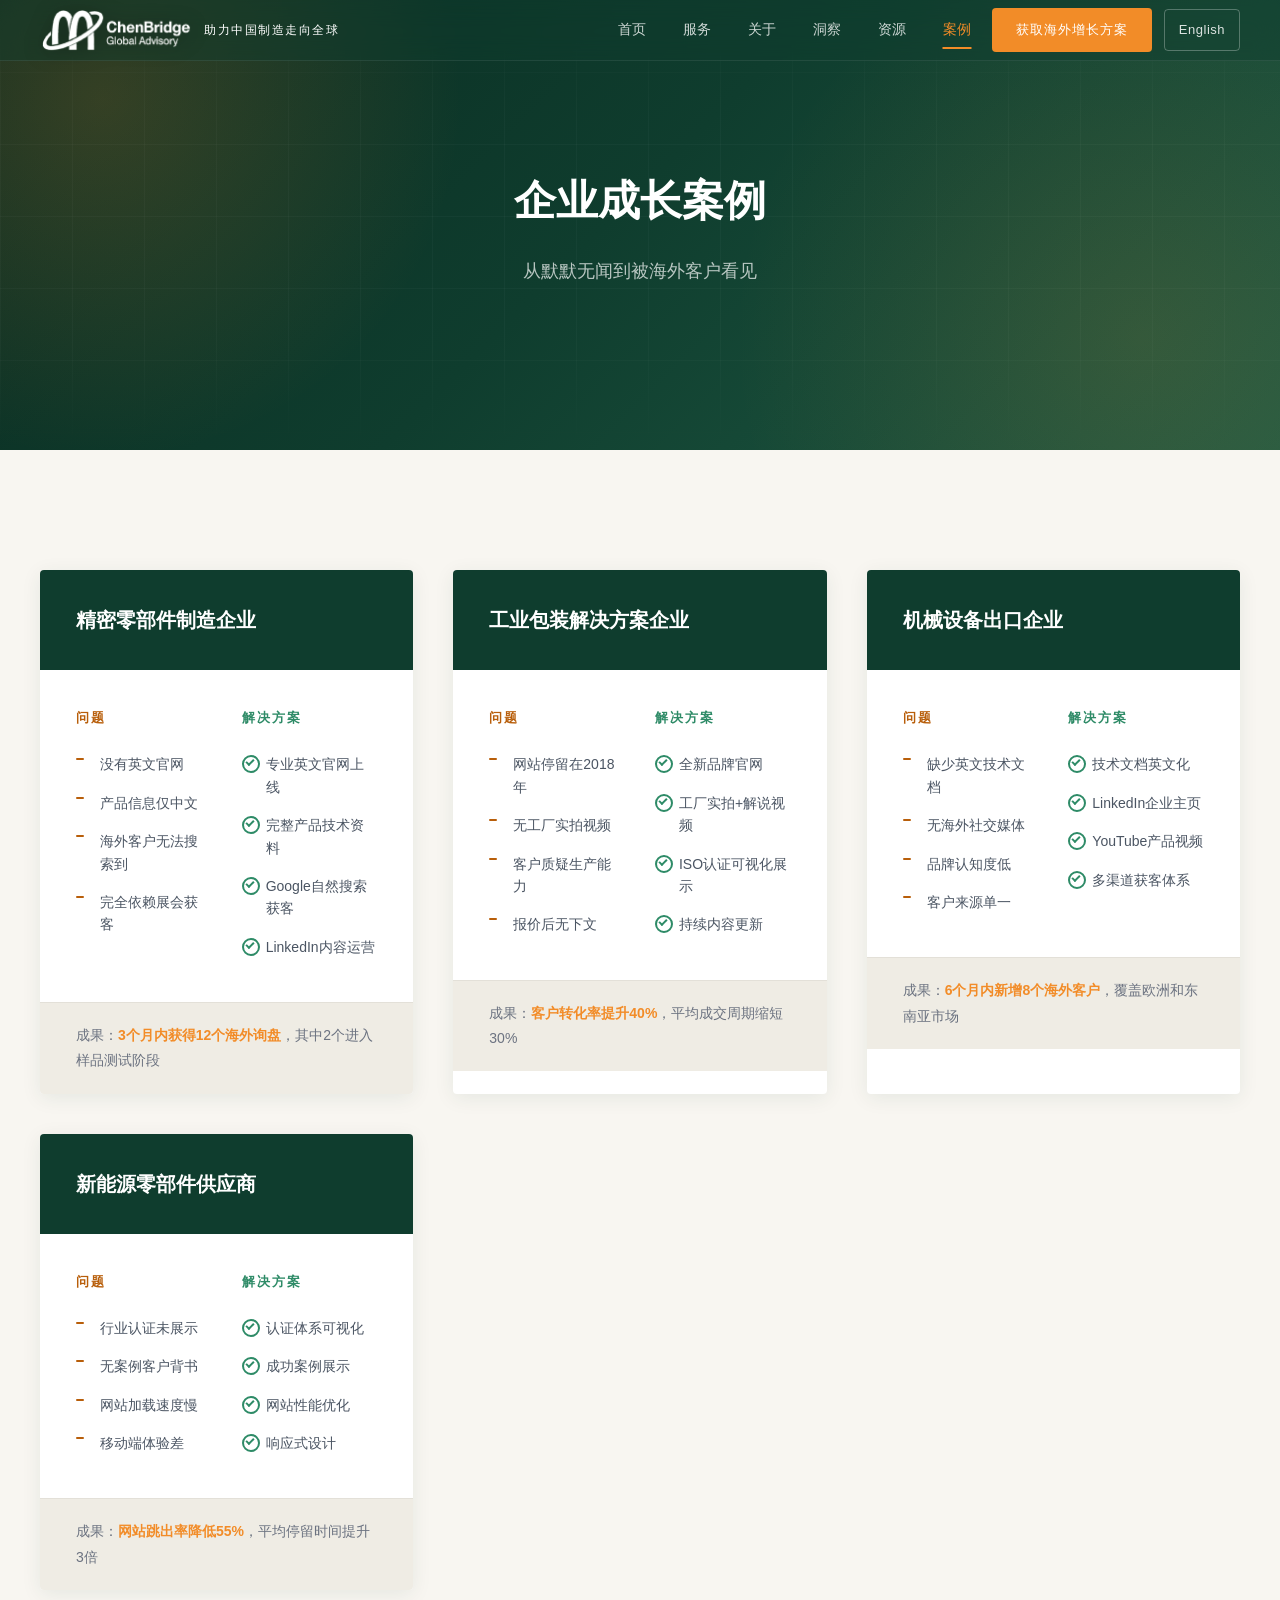
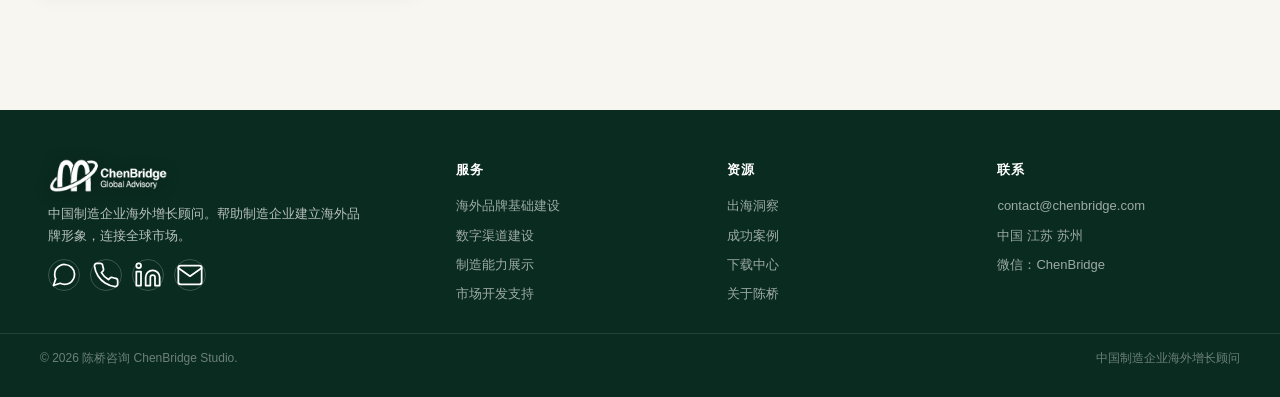
<file: cases.html>
<!DOCTYPE html>
<html lang="zh-CN">
<head>
<meta charset="UTF-8">
<meta name="viewport" content="width=device-width, initial-scale=1.0">
<title>企业成长案例 — 制造企业海外增长故事 | 陈桥咨询</title>
<meta name="description" content="查看制造企业通过建立海外品牌形象、数字渠道和客户开发，从默默无闻到被全球客户看见的真实故事。">
<meta name="keywords" content="制造企业出海案例,英文官网案例,海外品牌营销案例,LinkedIn获客案例">
<meta name="robots" content="index,follow,max-image-preview:large">
<meta name="author" content="陈桥咨询 ChenBridge Studio">
<meta name="theme-color" content="#0F3D2E">
<meta name="renderer" content="webkit">
<meta name="force-rendering" content="webkit">
<meta http-equiv="X-UA-Compatible" content="IE=edge,chrome=1">
<meta name="baidu-site-verification" content="">
<meta name="google-site-verification" content="">
<meta name="msvalidate.01" content="">
<meta name="360-site-verification" content="">
<meta name="sogou_site_verification" content="">
<meta name="shenma-site-verification" content="">
<link rel="canonical" href="https://chenbridge.com/cases.html">
<meta property="og:type" content="website">
<meta property="og:title" content="企业成长案例 — 制造企业海外增长故事 | 陈桥咨询">
<meta property="og:description" content="查看制造企业通过建立海外品牌形象、数字渠道和客户开发，从默默无闻到被全球客户看见的真实故事。">
<meta property="og:url" content="https://chenbridge.com/cases.html">
<meta property="og:locale" content="zh_CN">
<meta property="og:site_name" content="陈桥咨询 ChenBridge Studio">
<meta name="twitter:card" content="summary">
<meta name="twitter:title" content="企业成长案例 — 制造企业海外增长故事 | 陈桥咨询">
<meta name="twitter:description" content="查看制造企业通过建立海外品牌形象、数字渠道和客户开发，从默默无闻到被全球客户看见的真实故事。">
<link rel="dns-prefetch" href="//fonts.googleapis.com">
<link rel="dns-prefetch" href="//fonts.gstatic.com">
<link rel="preconnect" href="https://fonts.googleapis.com" crossorigin>
<link rel="preconnect" href="https://fonts.gstatic.com" crossorigin>

<link rel="icon" href="favicon/favicon.ico" sizes="any">
<link rel="icon" type="image/png" sizes="32x32" href="favicon/favicon-32.png">
<link rel="icon" type="image/png" sizes="16x16" href="favicon/favicon-16.png">
<link rel="apple-touch-icon" sizes="180x180" href="favicon/apple-touch-icon.png">
<link rel="stylesheet" href="css/style.css">
</head>
<body>
<header class="header" id="header">
  <div class="header-inner">
    <a href="index.html" class="logo">
      <img src="images/logo-chenbridge.webp" alt="陈桥咨询Studio">
      <div class="logo-text">助力中国制造走向全球</div></a>
    <nav class="nav" id="main-nav">
      <a href="index.html">首页</a>
      <a href="services.html">服务</a>
      <a href="about.html">关于</a>
      <a href="insights.html">洞察</a>
      <a href="resources.html">资源</a>
      <a href="cases.html" class="active">案例</a>
    
      <div class="mobile-extra">
        <a href="contact.html" class="btn-primary btn-small">获取海外增长方案</a>
        <a href="/" class="lang-switch">English</a>
      </div>
    </nav>
    <a href="contact.html" class="btn-primary btn-small" style="margin-left:20px;">获取海外增长方案</a>
    <a href="/" class="lang-switch">English</a>
    <button class="mobile-toggle" id="mobile-toggle" aria-label="菜单">
      <span></span><span></span><span></span>
    </button>
  </div>
</header>
<section class="page-hero">
  <div class="page-hero-content">
    <h1>企业成长案例</h1>
    <p>从默默无闻到被海外客户看见</p>
  </div>
</section>

<section class="section">
  <div class="cases-grid">
    <div class="case-card reveal reveal-delay-1">
      <div class="case-header"><h3>精密零部件制造企业</h3></div>
      <div class="case-body">
        <div class="case-before">
          <h4>问题</h4>
          <ul><li>没有英文官网</li><li>产品信息仅中文</li><li>海外客户无法搜索到</li><li>完全依赖展会获客</li></ul>
        </div>
        <div class="case-after">
          <h4>解决方案</h4>
          <ul><li>专业英文官网上线</li><li>完整产品技术资料</li><li>Google自然搜索获客</li><li>LinkedIn内容运营</li></ul>
        </div>
      </div>
      <div class="case-result"><p>成果：<strong>3个月内获得12个海外询盘</strong>，其中2个进入样品测试阶段</p></div>
    </div>
    <div class="case-card reveal reveal-delay-2">
      <div class="case-header"><h3>工业包装解决方案企业</h3></div>
      <div class="case-body">
        <div class="case-before">
          <h4>问题</h4>
          <ul><li>网站停留在2018年</li><li>无工厂实拍视频</li><li>客户质疑生产能力</li><li>报价后无下文</li></ul>
        </div>
        <div class="case-after">
          <h4>解决方案</h4>
          <ul><li>全新品牌官网</li><li>工厂实拍+解说视频</li><li>ISO认证可视化展示</li><li>持续内容更新</li></ul>
        </div>
      </div>
      <div class="case-result"><p>成果：<strong>客户转化率提升40%</strong>，平均成交周期缩短30%</p></div>
    </div>
    <div class="case-card reveal reveal-delay-1">
      <div class="case-header"><h3>机械设备出口企业</h3></div>
      <div class="case-body">
        <div class="case-before">
          <h4>问题</h4>
          <ul><li>缺少英文技术文档</li><li>无海外社交媒体</li><li>品牌认知度低</li><li>客户来源单一</li></ul>
        </div>
        <div class="case-after">
          <h4>解决方案</h4>
          <ul><li>技术文档英文化</li><li>LinkedIn企业主页</li><li>YouTube产品视频</li><li>多渠道获客体系</li></ul>
        </div>
      </div>
      <div class="case-result"><p>成果：<strong>6个月内新增8个海外客户</strong>，覆盖欧洲和东南亚市场</p></div>
    </div>
    <div class="case-card reveal reveal-delay-2">
      <div class="case-header"><h3>新能源零部件供应商</h3></div>
      <div class="case-body">
        <div class="case-before">
          <h4>问题</h4>
          <ul><li>行业认证未展示</li><li>无案例客户背书</li><li>网站加载速度慢</li><li>移动端体验差</li></ul>
        </div>
        <div class="case-after">
          <h4>解决方案</h4>
          <ul><li>认证体系可视化</li><li>成功案例展示</li><li>网站性能优化</li><li>响应式设计</li></ul>
        </div>
      </div>
      <div class="case-result"><p>成果：<strong>网站跳出率降低55%</strong>，平均停留时间提升3倍</p></div>
    </div>
  </div>
</section>

<footer class="footer">
  <div class="footer-inner">
    <div class="footer-brand">
      <img src="images/logo-chenbridge.webp" alt="陈桥咨询">
      <div class="footer-brand-desc">
        <p>中国制造企业海外增长顾问。帮助制造企业建立海外品牌形象，连接全球市场。</p>
        <div class="footer-social">
          <a href="#" aria-label="微信"><svg viewBox="0 0 24 24" width="28" height="28" stroke="currentColor" stroke-width="1.5" fill="none" stroke-linecap="round" stroke-linejoin="round"><path d="M21 11.5a8.38 8.38 0 0 1-.9 3.8 8.5 8.5 0 0 1-7.6 4.7 8.38 8.38 0 0 1-3.8-.9L3 21l1.9-5.7a8.38 8.38 0 0 1-.9-3.8 8.5 8.5 0 0 1 4.7-7.6 8.38 8.38 0 0 1 3.8-.9h.5a8.48 8.48 0 0 1 8 8v.5z"/></svg></a>
          <a href="tel:" aria-label="电话"><svg viewBox="0 0 24 24" width="28" height="28" stroke="currentColor" stroke-width="1.5" fill="none" stroke-linecap="round" stroke-linejoin="round"><path d="M22 16.92v3a2 2 0 0 1-2.18 2 19.79 19.79 0 0 1-8.63-3.07 19.5 19.5 0 0 1-6-6 19.79 19.79 0 0 1-3.07-8.67A2 2 0 0 1 4.11 2h3a2 2 0 0 1 2 1.72 12.84 12.84 0 0 0 .7 2.81 2 2 0 0 1-.45 2.11L8.09 9.91a16 16 0 0 0 6 6l1.27-1.27a2 2 0 0 1 2.11-.45 12.84 12.84 0 0 0 2.81.7A2 2 0 0 1 22 16.92z"/></svg></a>
          <a href="https://www.linkedin.com/company/chenbridge" target="_blank" rel="noopener" aria-label="LinkedIn"><svg viewBox="0 0 24 24" width="28" height="28" stroke="currentColor" stroke-width="1.5" fill="none" stroke-linecap="round" stroke-linejoin="round"><path d="M16 8a6 6 0 0 1 6 6v7h-4v-7a2 2 0 0 0-2-2 2 2 0 0 0-2 2v7h-4v-7a6 6 0 0 1 6-6z"/><rect x="2" y="9" width="4" height="12"/><circle cx="4" cy="4" r="2"/></svg></a>
          <a href="mailto:contact@chenbridge.com" aria-label="邮箱"><svg viewBox="0 0 24 24" width="28" height="28" stroke="currentColor" stroke-width="1.5" fill="none" stroke-linecap="round" stroke-linejoin="round"><path d="M4 4h16c1.1 0 2 .9 2 2v12c0 1.1-.9 2-2 2H4c-1.1 0-2-.9-2-2V6c0-1.1.9-2 2-2z"/><polyline points="22,6 12,13 2,6"/></svg></a>
        </div>
      </div>
    </div>
    <div class="footer-col">
      <h4>服务</h4>
      <a href="services.html">海外品牌基础建设</a>
      <a href="services.html">数字渠道建设</a>
      <a href="services.html">制造能力展示</a>
      <a href="services.html">市场开发支持</a>
    </div>
    <div class="footer-col">
      <h4>资源</h4>
      <a href="insights.html">出海洞察</a>
      <a href="cases.html">成功案例</a>
      <a href="resources.html">下载中心</a>
      <a href="about.html">关于陈桥</a>
    </div>
    <div class="footer-col">
      <h4>联系</h4>
      <a href="mailto:contact@chenbridge.com">contact@chenbridge.com</a>
      <a href="contact.html">中国 江苏 苏州</a>
      <a href="contact.html">微信：ChenBridge</a>
</div>
  </div>
  <div class="footer-bottom">
    <span>&copy; 2026 陈桥咨询 ChenBridge Studio.</span>
    <span>中国制造企业海外增长顾问</span>
  </div>
</footer>
<script src="js/main.js"></script>
</body>
</html>
</file>
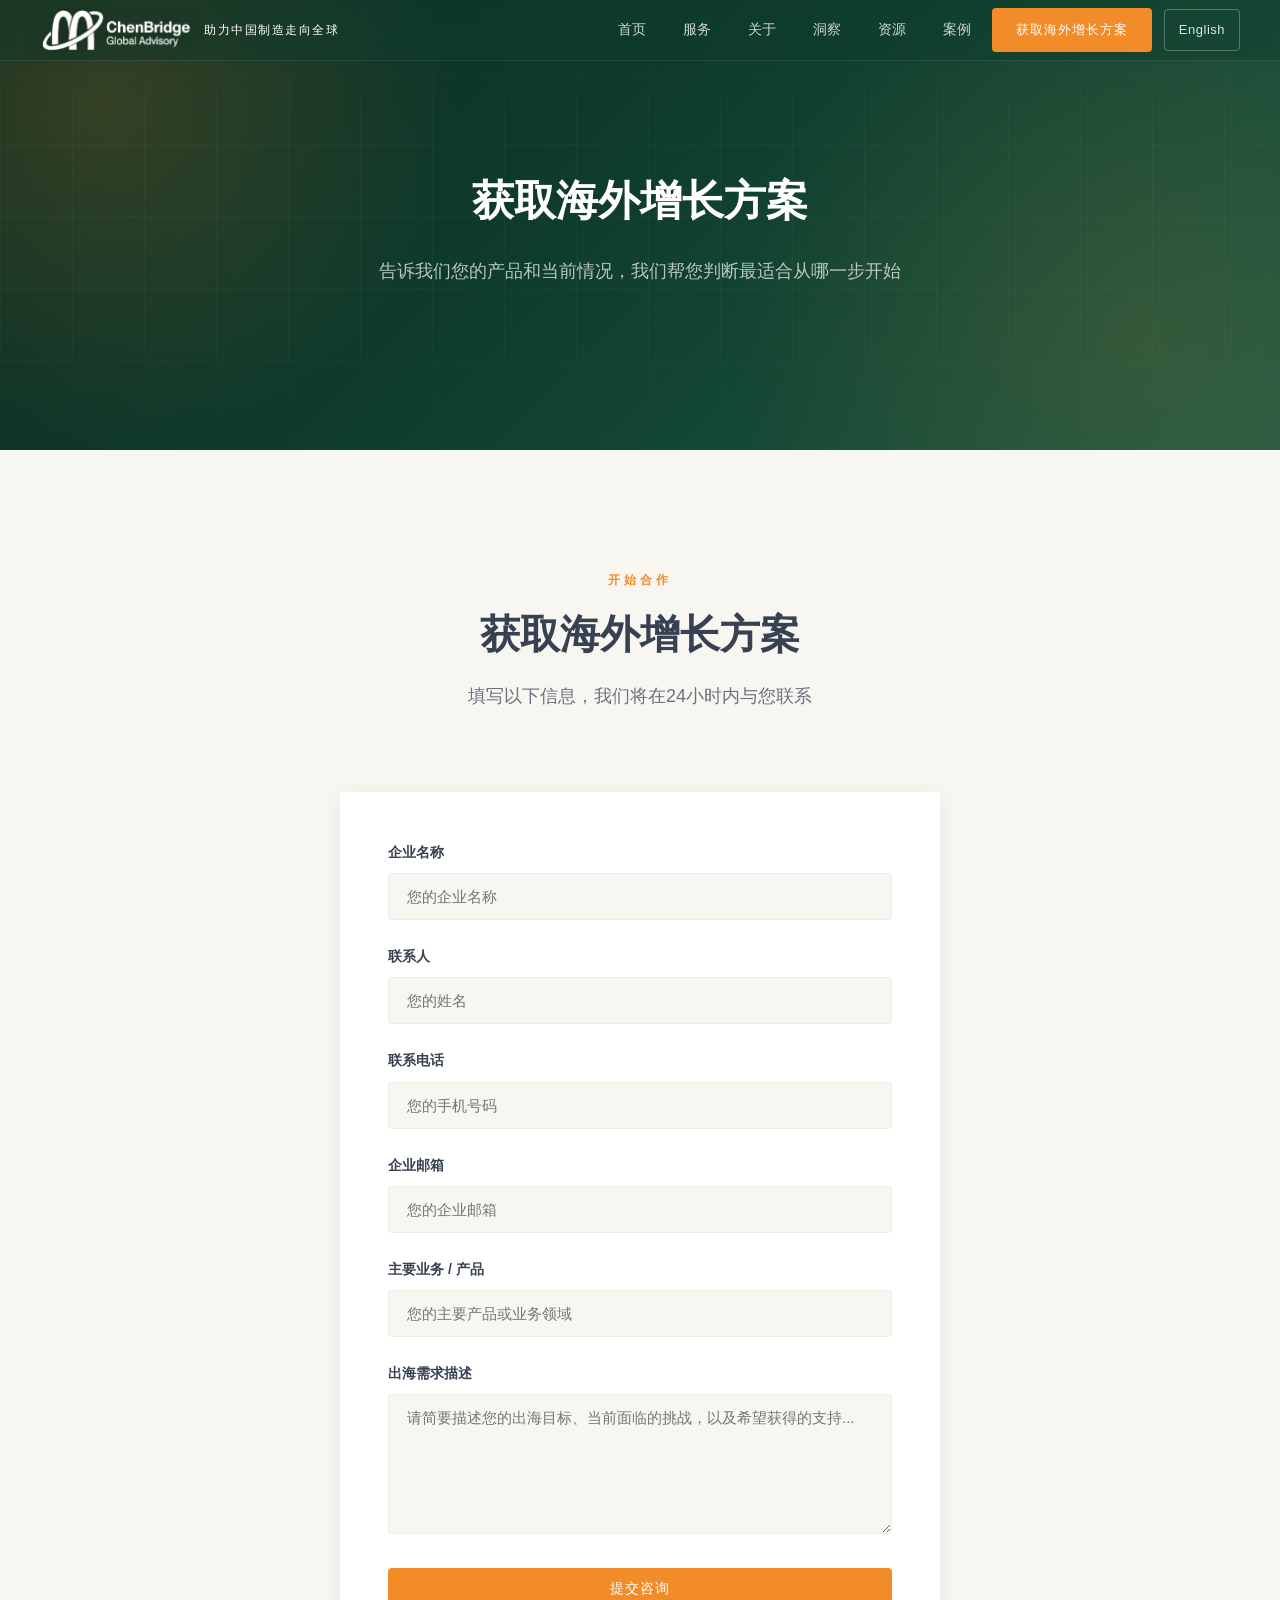
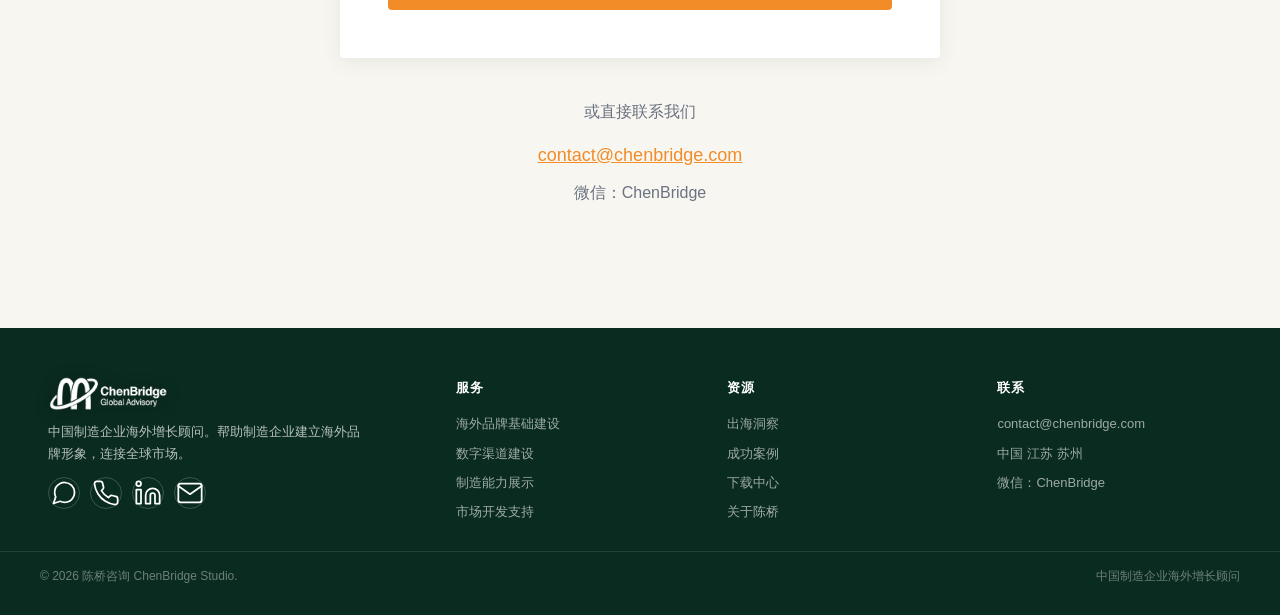
<file: contact.html>
<!DOCTYPE html>
<html lang="zh-CN">
<head>
<meta charset="UTF-8">
<meta name="viewport" content="width=device-width, initial-scale=1.0">
<title>获取海外增长方案 — 联系陈桥咨询</title>
<meta name="description" content="联系陈桥咨询，获取免费的海外增长诊断，了解如何帮助您的制造企业建立海外客户信任。">
<meta name="keywords" content="联系陈桥咨询,海外品牌诊断,制造企业出海咨询">
<meta name="robots" content="index,follow,max-image-preview:large">
<meta name="author" content="陈桥咨询 ChenBridge Studio">
<meta name="theme-color" content="#0F3D2E">
<meta name="renderer" content="webkit">
<meta name="force-rendering" content="webkit">
<meta http-equiv="X-UA-Compatible" content="IE=edge,chrome=1">
<meta name="baidu-site-verification" content="">
<meta name="google-site-verification" content="">
<meta name="msvalidate.01" content="">
<meta name="360-site-verification" content="">
<meta name="sogou_site_verification" content="">
<meta name="shenma-site-verification" content="">
<link rel="canonical" href="https://chenbridge.com/contact.html">
<meta property="og:type" content="website">
<meta property="og:title" content="获取海外增长方案 — 联系陈桥咨询">
<meta property="og:description" content="联系陈桥咨询，获取免费的海外增长诊断，了解如何帮助您的制造企业建立海外客户信任。">
<meta property="og:url" content="https://chenbridge.com/contact.html">
<meta property="og:locale" content="zh_CN">
<meta property="og:site_name" content="陈桥咨询 ChenBridge Studio">
<meta name="twitter:card" content="summary">
<meta name="twitter:title" content="获取海外增长方案 — 联系陈桥咨询">
<meta name="twitter:description" content="联系陈桥咨询，获取免费的海外增长诊断，了解如何帮助您的制造企业建立海外客户信任。">
<link rel="dns-prefetch" href="//fonts.googleapis.com">
<link rel="dns-prefetch" href="//fonts.gstatic.com">
<link rel="preconnect" href="https://fonts.googleapis.com" crossorigin>
<link rel="preconnect" href="https://fonts.gstatic.com" crossorigin>

<link rel="icon" href="favicon/favicon.ico" sizes="any">
<link rel="icon" type="image/png" sizes="32x32" href="favicon/favicon-32.png">
<link rel="icon" type="image/png" sizes="16x16" href="favicon/favicon-16.png">
<link rel="apple-touch-icon" sizes="180x180" href="favicon/apple-touch-icon.png">
<link rel="stylesheet" href="css/style.css">
</head>
<body>
<header class="header" id="header">
  <div class="header-inner">
    <a href="index.html" class="logo">
      <img src="images/logo-chenbridge.webp" alt="陈桥咨询Studio">
      <div class="logo-text">助力中国制造走向全球</div></a>
    <nav class="nav" id="main-nav">
      <a href="index.html">首页</a>
      <a href="services.html">服务</a>
      <a href="about.html">关于</a>
      <a href="insights.html">洞察</a>
      <a href="resources.html">资源</a>
      <a href="cases.html">案例</a>
    
      <div class="mobile-extra">
        <a href="contact.html" class="btn-primary btn-small">获取海外增长方案</a>
        <a href="/" class="lang-switch">English</a>
      </div>
    </nav>
    <a href="contact.html" class="btn-primary btn-small" style="margin-left:20px;">获取海外增长方案</a>
    <a href="/" class="lang-switch">English</a>
    <button class="mobile-toggle" id="mobile-toggle" aria-label="菜单">
      <span></span><span></span><span></span>
    </button>
  </div>
</header>
<section class="page-hero">
  <div class="page-hero-content">
    <h1>获取海外增长方案</h1>
    <p>告诉我们您的产品和当前情况，我们帮您判断最适合从哪一步开始</p>
  </div>
</section>

<section class="section">
  <div class="section-header reveal">
    <div class="section-label">开始合作</div>
    <h2 class="section-title">获取海外增长方案</h2>
    <p class="section-subtitle">填写以下信息，我们将在24小时内与您联系</p>
  </div>
  <div class="contact-form reveal">
    <form action="https://formspree.io/f/YOUR_FORM_ID" method="POST">
      <div class="form-group">
        <label>企业名称</label>
        <input type="text" name="company" placeholder="您的企业名称" required>
      </div>
      <div class="form-group">
        <label>联系人</label>
        <input type="text" name="name" placeholder="您的姓名" required>
      </div>
      <div class="form-group">
        <label>联系电话</label>
        <input type="tel" name="phone" placeholder="您的手机号码" required>
      </div>
      <div class="form-group">
        <label>企业邮箱</label>
        <input type="email" name="email" placeholder="您的企业邮箱" required>
      </div>
      <div class="form-group">
        <label>主要业务 / 产品</label>
        <input type="text" name="product" placeholder="您的主要产品或业务领域" required>
      </div>
      <div class="form-group">
        <label>出海需求描述</label>
        <textarea name="message" placeholder="请简要描述您的出海目标、当前面临的挑战，以及希望获得的支持..."></textarea>
      </div>
      <button type="submit" class="btn-primary" style="width:100%;">提交咨询</button>
    </form>
  </div>
  <div style="text-align:center;margin-top:40px;color:var(--text-muted);">
    <p>或直接联系我们</p>
    <p style="margin-top:12px;">
      <a href="mailto:contact@chenbridge.com" style="color:var(--accent);font-size:18px;font-weight:500;">contact@chenbridge.com</a>
    </p>
    <p style="margin-top:8px;">微信：ChenBridge</p>
  </div>
</section>

<footer class="footer">
  <div class="footer-inner">
    <div class="footer-brand">
      <img src="images/logo-chenbridge.webp" alt="陈桥咨询">
      <div class="footer-brand-desc">
        <p>中国制造企业海外增长顾问。帮助制造企业建立海外品牌形象，连接全球市场。</p>
        <div class="footer-social">
          <a href="#" aria-label="微信"><svg viewBox="0 0 24 24" width="28" height="28" stroke="currentColor" stroke-width="1.5" fill="none" stroke-linecap="round" stroke-linejoin="round"><path d="M21 11.5a8.38 8.38 0 0 1-.9 3.8 8.5 8.5 0 0 1-7.6 4.7 8.38 8.38 0 0 1-3.8-.9L3 21l1.9-5.7a8.38 8.38 0 0 1-.9-3.8 8.5 8.5 0 0 1 4.7-7.6 8.38 8.38 0 0 1 3.8-.9h.5a8.48 8.48 0 0 1 8 8v.5z"/></svg></a>
          <a href="tel:" aria-label="电话"><svg viewBox="0 0 24 24" width="28" height="28" stroke="currentColor" stroke-width="1.5" fill="none" stroke-linecap="round" stroke-linejoin="round"><path d="M22 16.92v3a2 2 0 0 1-2.18 2 19.79 19.79 0 0 1-8.63-3.07 19.5 19.5 0 0 1-6-6 19.79 19.79 0 0 1-3.07-8.67A2 2 0 0 1 4.11 2h3a2 2 0 0 1 2 1.72 12.84 12.84 0 0 0 .7 2.81 2 2 0 0 1-.45 2.11L8.09 9.91a16 16 0 0 0 6 6l1.27-1.27a2 2 0 0 1 2.11-.45 12.84 12.84 0 0 0 2.81.7A2 2 0 0 1 22 16.92z"/></svg></a>
          <a href="https://www.linkedin.com/company/chenbridge" target="_blank" rel="noopener" aria-label="LinkedIn"><svg viewBox="0 0 24 24" width="28" height="28" stroke="currentColor" stroke-width="1.5" fill="none" stroke-linecap="round" stroke-linejoin="round"><path d="M16 8a6 6 0 0 1 6 6v7h-4v-7a2 2 0 0 0-2-2 2 2 0 0 0-2 2v7h-4v-7a6 6 0 0 1 6-6z"/><rect x="2" y="9" width="4" height="12"/><circle cx="4" cy="4" r="2"/></svg></a>
          <a href="mailto:contact@chenbridge.com" aria-label="邮箱"><svg viewBox="0 0 24 24" width="28" height="28" stroke="currentColor" stroke-width="1.5" fill="none" stroke-linecap="round" stroke-linejoin="round"><path d="M4 4h16c1.1 0 2 .9 2 2v12c0 1.1-.9 2-2 2H4c-1.1 0-2-.9-2-2V6c0-1.1.9-2 2-2z"/><polyline points="22,6 12,13 2,6"/></svg></a>
        </div>
      </div>
    </div>
    <div class="footer-col">
      <h4>服务</h4>
      <a href="services.html">海外品牌基础建设</a>
      <a href="services.html">数字渠道建设</a>
      <a href="services.html">制造能力展示</a>
      <a href="services.html">市场开发支持</a>
    </div>
    <div class="footer-col">
      <h4>资源</h4>
      <a href="insights.html">出海洞察</a>
      <a href="cases.html">成功案例</a>
      <a href="resources.html">下载中心</a>
      <a href="about.html">关于陈桥</a>
    </div>
    <div class="footer-col">
      <h4>联系</h4>
      <a href="mailto:contact@chenbridge.com">contact@chenbridge.com</a>
      <a href="contact.html">中国 江苏 苏州</a>
      <a href="contact.html">微信：ChenBridge</a>
</div>
  </div>
  <div class="footer-bottom">
    <span>&copy; 2026 陈桥咨询 ChenBridge Studio.</span>
    <span>中国制造企业海外增长顾问</span>
  </div>
</footer>
<script src="js/main.js"></script>
</body>
</html>
</file>
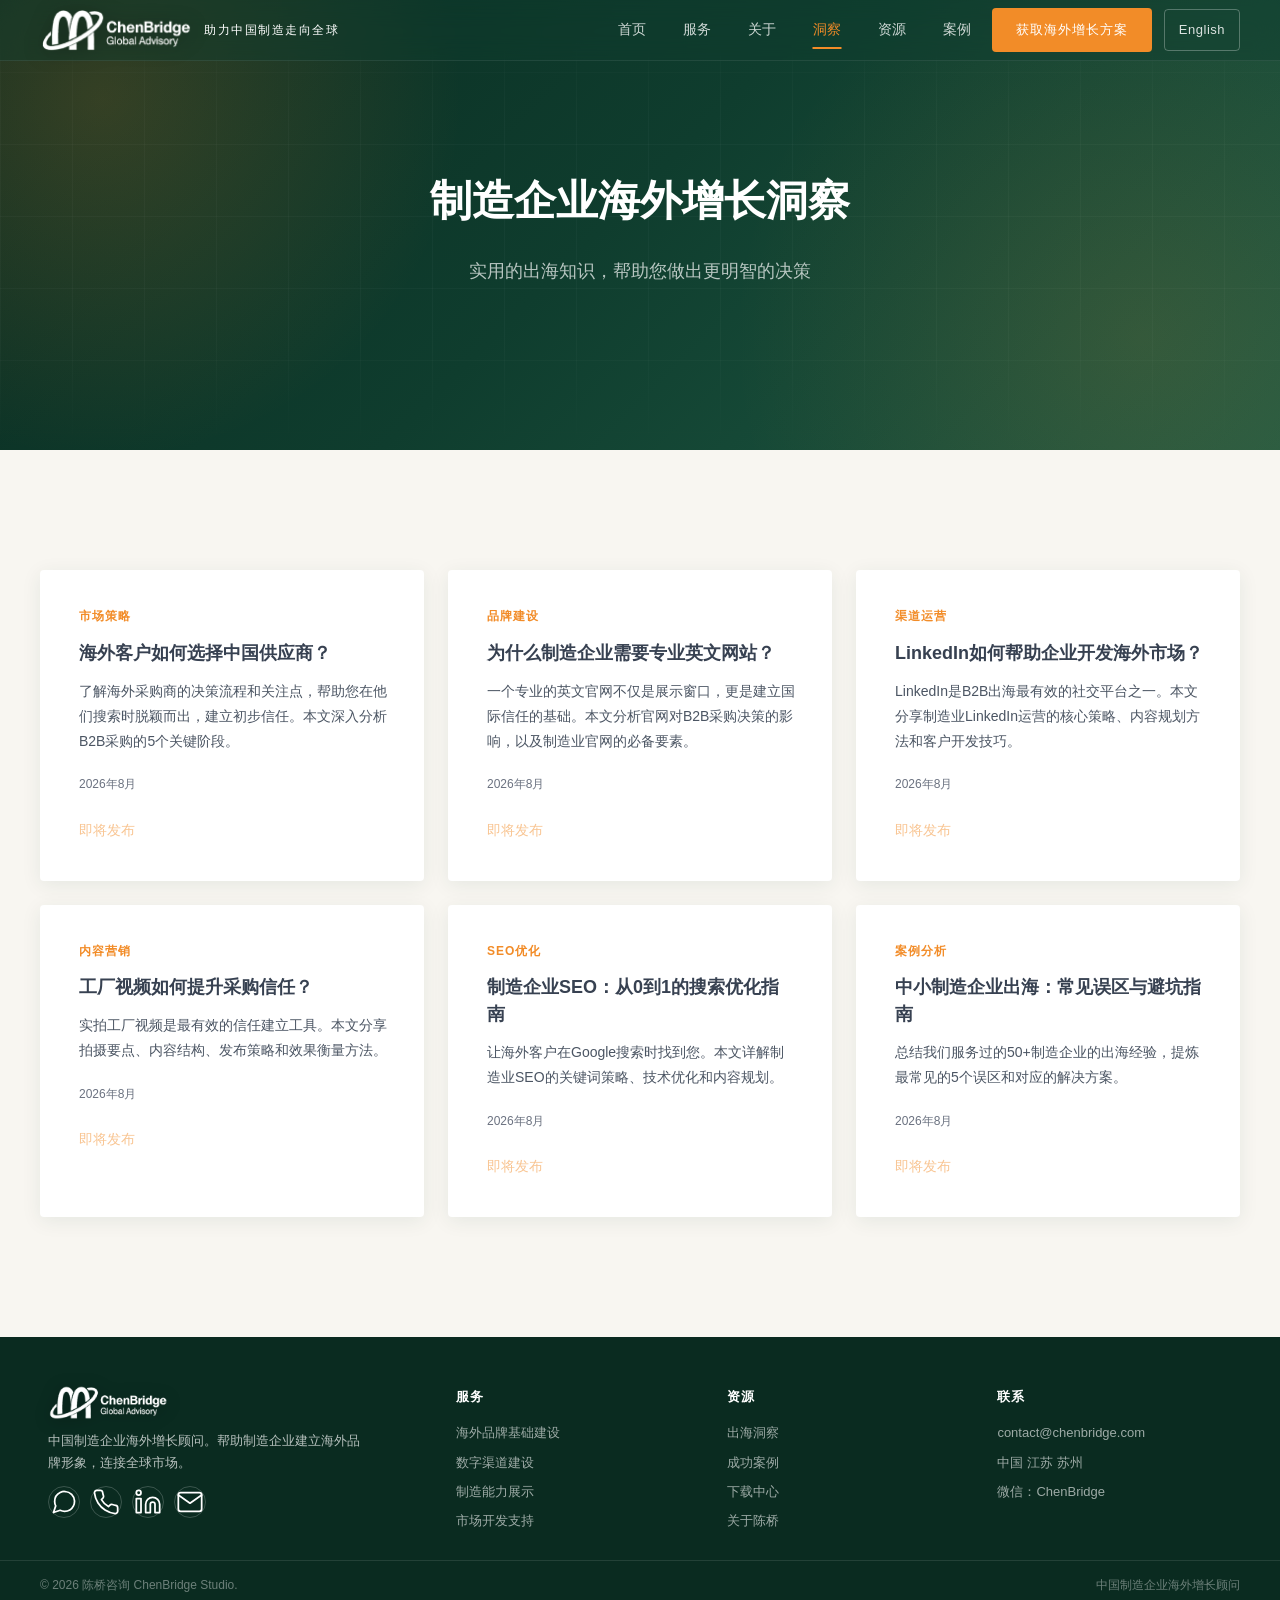
<file: insights.html>
<!DOCTYPE html>
<html lang="zh-CN">
<head>
<meta charset="UTF-8">
<meta name="viewport" content="width=device-width, initial-scale=1.0">
<title>出海洞察 — 制造企业海外增长干货 | 陈桥咨询</title>
<meta name="description" content="制造企业海外增长实用洞察：官网建设、LinkedIn营销、SEO优化、客户开发等干货文章。">
<meta name="keywords" content="制造企业出海洞察,海外市场营销,LinkedIn营销技巧,企业SEO,B2B客户开发">
<meta name="robots" content="index,follow,max-image-preview:large">
<meta name="author" content="陈桥咨询 ChenBridge Studio">
<meta name="theme-color" content="#0F3D2E">
<meta name="renderer" content="webkit">
<meta name="force-rendering" content="webkit">
<meta http-equiv="X-UA-Compatible" content="IE=edge,chrome=1">
<meta name="baidu-site-verification" content="">
<meta name="google-site-verification" content="">
<meta name="msvalidate.01" content="">
<meta name="360-site-verification" content="">
<meta name="sogou_site_verification" content="">
<meta name="shenma-site-verification" content="">
<link rel="canonical" href="https://chenbridge.com/insights.html">
<meta property="og:type" content="website">
<meta property="og:title" content="出海洞察 — 制造企业海外增长干货 | 陈桥咨询">
<meta property="og:description" content="制造企业海外增长实用洞察：官网建设、LinkedIn营销、SEO优化、客户开发等干货文章。">
<meta property="og:url" content="https://chenbridge.com/insights.html">
<meta property="og:locale" content="zh_CN">
<meta property="og:site_name" content="陈桥咨询 ChenBridge Studio">
<meta name="twitter:card" content="summary">
<meta name="twitter:title" content="出海洞察 — 制造企业海外增长干货 | 陈桥咨询">
<meta name="twitter:description" content="制造企业海外增长实用洞察：官网建设、LinkedIn营销、SEO优化、客户开发等干货文章。">
<link rel="dns-prefetch" href="//fonts.googleapis.com">
<link rel="dns-prefetch" href="//fonts.gstatic.com">
<link rel="preconnect" href="https://fonts.googleapis.com" crossorigin>
<link rel="preconnect" href="https://fonts.gstatic.com" crossorigin>

<link rel="icon" href="favicon/favicon.ico" sizes="any">
<link rel="icon" type="image/png" sizes="32x32" href="favicon/favicon-32.png">
<link rel="icon" type="image/png" sizes="16x16" href="favicon/favicon-16.png">
<link rel="apple-touch-icon" sizes="180x180" href="favicon/apple-touch-icon.png">
<link rel="stylesheet" href="css/style.css">
</head>
<body>
<header class="header" id="header">
  <div class="header-inner">
    <a href="index.html" class="logo">
      <img src="images/logo-chenbridge.webp" alt="陈桥咨询Studio">
      <div class="logo-text">助力中国制造走向全球</div></a>
    <nav class="nav" id="main-nav">
      <a href="index.html">首页</a>
      <a href="services.html">服务</a>
      <a href="about.html">关于</a>
      <a href="insights.html" class="active">洞察</a>
      <a href="resources.html">资源</a>
      <a href="cases.html">案例</a>
    
      <div class="mobile-extra">
        <a href="contact.html" class="btn-primary btn-small">获取海外增长方案</a>
        <a href="/" class="lang-switch">English</a>
      </div>
    </nav>
    <a href="contact.html" class="btn-primary btn-small" style="margin-left:20px;">获取海外增长方案</a>
    <a href="/" class="lang-switch">English</a>
    <button class="mobile-toggle" id="mobile-toggle" aria-label="菜单">
      <span></span><span></span><span></span>
    </button>
  </div>
</header>
<section class="page-hero">
  <div class="page-hero-content">
    <h1>制造企业海外增长洞察</h1>
    <p>实用的出海知识，帮助您做出更明智的决策</p>
  </div>
</section>

<section class="section">
  <div class="insights-grid">
    <div class="insight-card reveal reveal-delay-1">
      <div class="insight-tag">市场策略</div>
      <h3>海外客户如何选择中国供应商？</h3>
      <p>了解海外采购商的决策流程和关注点，帮助您在他们搜索时脱颖而出，建立初步信任。本文深入分析B2B采购的5个关键阶段。</p>
      <div class="insight-date">2026年8月</div>
      <a href="#" class="read-more" style="opacity:0.5;cursor:not-allowed;">即将发布</a>
    </div>
    <div class="insight-card reveal reveal-delay-2">
      <div class="insight-tag">品牌建设</div>
      <h3>为什么制造企业需要专业英文网站？</h3>
      <p>一个专业的英文官网不仅是展示窗口，更是建立国际信任的基础。本文分析官网对B2B采购决策的影响，以及制造业官网的必备要素。</p>
      <div class="insight-date">2026年8月</div>
      <a href="#" class="read-more" style="opacity:0.5;cursor:not-allowed;">即将发布</a>
    </div>
    <div class="insight-card reveal reveal-delay-3">
      <div class="insight-tag">渠道运营</div>
      <h3>LinkedIn如何帮助企业开发海外市场？</h3>
      <p>LinkedIn是B2B出海最有效的社交平台之一。本文分享制造业LinkedIn运营的核心策略、内容规划方法和客户开发技巧。</p>
      <div class="insight-date">2026年8月</div>
      <a href="#" class="read-more" style="opacity:0.5;cursor:not-allowed;">即将发布</a>
    </div>
    <div class="insight-card reveal reveal-delay-1">
      <div class="insight-tag">内容营销</div>
      <h3>工厂视频如何提升采购信任？</h3>
      <p>实拍工厂视频是最有效的信任建立工具。本文分享拍摄要点、内容结构、发布策略和效果衡量方法。</p>
      <div class="insight-date">2026年8月</div>
      <a href="#" class="read-more" style="opacity:0.5;cursor:not-allowed;">即将发布</a>
    </div>
    <div class="insight-card reveal reveal-delay-2">
      <div class="insight-tag">SEO优化</div>
      <h3>制造企业SEO：从0到1的搜索优化指南</h3>
      <p>让海外客户在Google搜索时找到您。本文详解制造业SEO的关键词策略、技术优化和内容规划。</p>
      <div class="insight-date">2026年8月</div>
      <a href="#" class="read-more" style="opacity:0.5;cursor:not-allowed;">即将发布</a>
    </div>
    <div class="insight-card reveal reveal-delay-3">
      <div class="insight-tag">案例分析</div>
      <h3>中小制造企业出海：常见误区与避坑指南</h3>
      <p>总结我们服务过的50+制造企业的出海经验，提炼最常见的5个误区和对应的解决方案。</p>
      <div class="insight-date">2026年8月</div>
      <a href="#" class="read-more" style="opacity:0.5;cursor:not-allowed;">即将发布</a>
    </div>
  </div>
</section>

<footer class="footer">
  <div class="footer-inner">
    <div class="footer-brand">
      <img src="images/logo-chenbridge.webp" alt="陈桥咨询">
      <div class="footer-brand-desc">
        <p>中国制造企业海外增长顾问。帮助制造企业建立海外品牌形象，连接全球市场。</p>
        <div class="footer-social">
          <a href="#" aria-label="微信"><svg viewBox="0 0 24 24" width="28" height="28" stroke="currentColor" stroke-width="1.5" fill="none" stroke-linecap="round" stroke-linejoin="round"><path d="M21 11.5a8.38 8.38 0 0 1-.9 3.8 8.5 8.5 0 0 1-7.6 4.7 8.38 8.38 0 0 1-3.8-.9L3 21l1.9-5.7a8.38 8.38 0 0 1-.9-3.8 8.5 8.5 0 0 1 4.7-7.6 8.38 8.38 0 0 1 3.8-.9h.5a8.48 8.48 0 0 1 8 8v.5z"/></svg></a>
          <a href="tel:" aria-label="电话"><svg viewBox="0 0 24 24" width="28" height="28" stroke="currentColor" stroke-width="1.5" fill="none" stroke-linecap="round" stroke-linejoin="round"><path d="M22 16.92v3a2 2 0 0 1-2.18 2 19.79 19.79 0 0 1-8.63-3.07 19.5 19.5 0 0 1-6-6 19.79 19.79 0 0 1-3.07-8.67A2 2 0 0 1 4.11 2h3a2 2 0 0 1 2 1.72 12.84 12.84 0 0 0 .7 2.81 2 2 0 0 1-.45 2.11L8.09 9.91a16 16 0 0 0 6 6l1.27-1.27a2 2 0 0 1 2.11-.45 12.84 12.84 0 0 0 2.81.7A2 2 0 0 1 22 16.92z"/></svg></a>
          <a href="https://www.linkedin.com/company/chenbridge" target="_blank" rel="noopener" aria-label="LinkedIn"><svg viewBox="0 0 24 24" width="28" height="28" stroke="currentColor" stroke-width="1.5" fill="none" stroke-linecap="round" stroke-linejoin="round"><path d="M16 8a6 6 0 0 1 6 6v7h-4v-7a2 2 0 0 0-2-2 2 2 0 0 0-2 2v7h-4v-7a6 6 0 0 1 6-6z"/><rect x="2" y="9" width="4" height="12"/><circle cx="4" cy="4" r="2"/></svg></a>
          <a href="mailto:contact@chenbridge.com" aria-label="邮箱"><svg viewBox="0 0 24 24" width="28" height="28" stroke="currentColor" stroke-width="1.5" fill="none" stroke-linecap="round" stroke-linejoin="round"><path d="M4 4h16c1.1 0 2 .9 2 2v12c0 1.1-.9 2-2 2H4c-1.1 0-2-.9-2-2V6c0-1.1.9-2 2-2z"/><polyline points="22,6 12,13 2,6"/></svg></a>
        </div>
      </div>
    </div>
    <div class="footer-col">
      <h4>服务</h4>
      <a href="services.html">海外品牌基础建设</a>
      <a href="services.html">数字渠道建设</a>
      <a href="services.html">制造能力展示</a>
      <a href="services.html">市场开发支持</a>
    </div>
    <div class="footer-col">
      <h4>资源</h4>
      <a href="insights.html">出海洞察</a>
      <a href="cases.html">成功案例</a>
      <a href="resources.html">下载中心</a>
      <a href="about.html">关于陈桥</a>
    </div>
    <div class="footer-col">
      <h4>联系</h4>
      <a href="mailto:contact@chenbridge.com">contact@chenbridge.com</a>
      <a href="contact.html">中国 江苏 苏州</a>
      <a href="contact.html">微信：ChenBridge</a>
</div>
  </div>
  <div class="footer-bottom">
    <span>&copy; 2026 陈桥咨询 ChenBridge Studio.</span>
    <span>中国制造企业海外增长顾问</span>
  </div>
</footer>
<script src="js/main.js"></script>
</body>
</html>
</file>
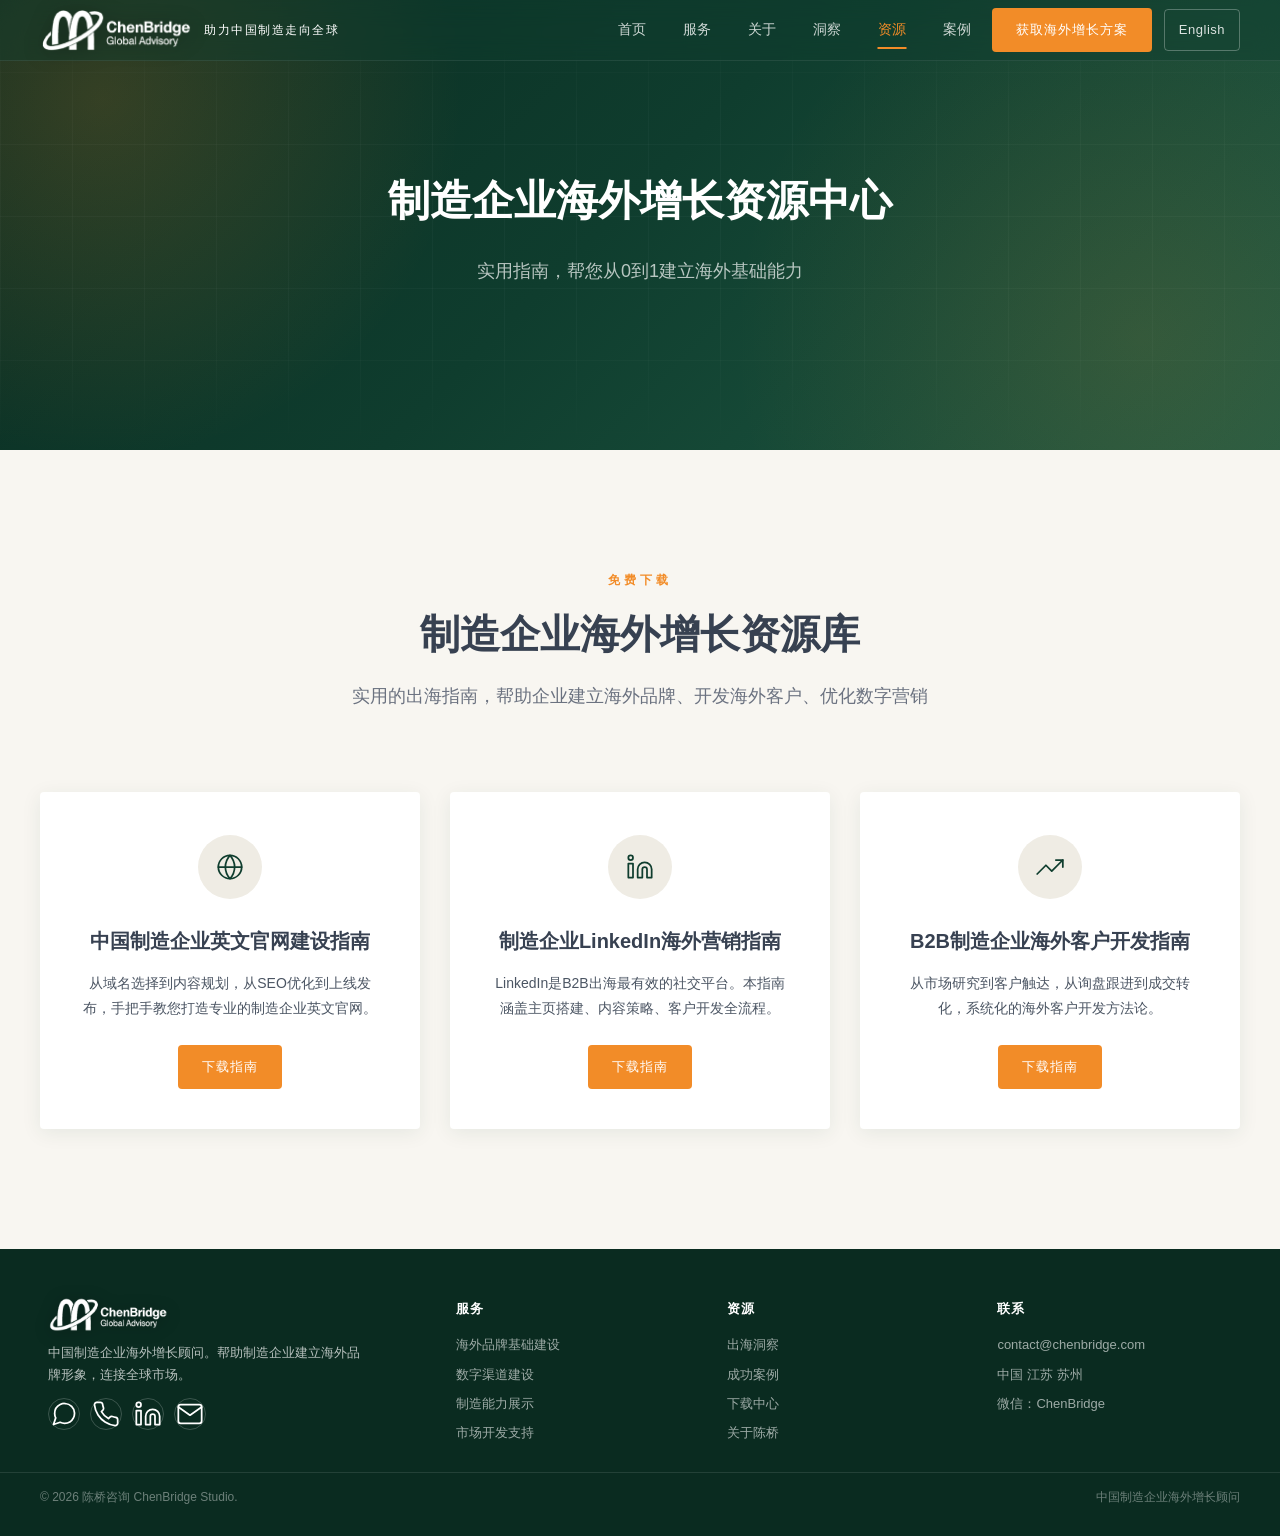
<file: resources.html>
<!DOCTYPE html>
<html lang="zh-CN">
<head>
<meta charset="UTF-8">
<meta name="viewport" content="width=device-width, initial-scale=1.0">
<title>资源中心 — 制造企业海外增长指南下载 | 陈桥咨询</title>
<meta name="description" content="免费下载制造企业英文官网建设指南、LinkedIn开发海外客户指南、B2B海外营销入门指南。">
<meta name="keywords" content="制造企业出海指南,英文官网建设指南,LinkedIn营销指南,B2B海外营销">
<meta name="robots" content="index,follow,max-image-preview:large">
<meta name="author" content="陈桥咨询 ChenBridge Studio">
<meta name="theme-color" content="#0F3D2E">
<meta name="renderer" content="webkit">
<meta name="force-rendering" content="webkit">
<meta http-equiv="X-UA-Compatible" content="IE=edge,chrome=1">
<meta name="baidu-site-verification" content="">
<meta name="google-site-verification" content="">
<meta name="msvalidate.01" content="">
<meta name="360-site-verification" content="">
<meta name="sogou_site_verification" content="">
<meta name="shenma-site-verification" content="">
<link rel="canonical" href="https://chenbridge.com/resources.html">
<meta property="og:type" content="website">
<meta property="og:title" content="资源中心 — 制造企业海外增长指南下载 | 陈桥咨询">
<meta property="og:description" content="免费下载制造企业英文官网建设指南、LinkedIn开发海外客户指南、B2B海外营销入门指南。">
<meta property="og:url" content="https://chenbridge.com/resources.html">
<meta property="og:locale" content="zh_CN">
<meta property="og:site_name" content="陈桥咨询 ChenBridge Studio">
<meta name="twitter:card" content="summary">
<meta name="twitter:title" content="资源中心 — 制造企业海外增长指南下载 | 陈桥咨询">
<meta name="twitter:description" content="免费下载制造企业英文官网建设指南、LinkedIn开发海外客户指南、B2B海外营销入门指南。">
<link rel="dns-prefetch" href="//fonts.googleapis.com">
<link rel="dns-prefetch" href="//fonts.gstatic.com">
<link rel="preconnect" href="https://fonts.googleapis.com" crossorigin>
<link rel="preconnect" href="https://fonts.gstatic.com" crossorigin>

<link rel="icon" href="favicon/favicon.ico" sizes="any">
<link rel="icon" type="image/png" sizes="32x32" href="favicon/favicon-32.png">
<link rel="icon" type="image/png" sizes="16x16" href="favicon/favicon-16.png">
<link rel="apple-touch-icon" sizes="180x180" href="favicon/apple-touch-icon.png">
<link rel="stylesheet" href="css/style.css">
</head>
<body>
<header class="header" id="header">
  <div class="header-inner">
    <a href="index.html" class="logo">
      <img src="images/logo-chenbridge.webp" alt="陈桥咨询Studio">
      <div class="logo-text">助力中国制造走向全球</div></a>
    <nav class="nav" id="main-nav">
      <a href="index.html">首页</a>
      <a href="services.html">服务</a>
      <a href="about.html">关于</a>
      <a href="insights.html">洞察</a>
      <a href="resources.html" class="active">资源</a>
      <a href="cases.html">案例</a>
    
      <div class="mobile-extra">
        <a href="contact.html" class="btn-primary btn-small">获取海外增长方案</a>
        <a href="/" class="lang-switch">English</a>
      </div>
    </nav>
    <a href="contact.html" class="btn-primary btn-small" style="margin-left:20px;">获取海外增长方案</a>
    <a href="/" class="lang-switch">English</a>
    <button class="mobile-toggle" id="mobile-toggle" aria-label="菜单">
      <span></span><span></span><span></span>
    </button>
  </div>
</header>
<section class="page-hero">
  <div class="page-hero-content">
    <h1>制造企业海外增长资源中心</h1>
    <p>实用指南，帮您从0到1建立海外基础能力</p>
  </div>
</section>

<section class="section">
  <div class="section-header reveal">
    <div class="section-label">免费下载</div>
    <h2 class="section-title">制造企业海外增长资源库</h2>
    <p class="section-subtitle">实用的出海指南，帮助企业建立海外品牌、开发海外客户、优化数字营销</p>
  </div>
  <div class="resources-grid">
    <div class="resource-card reveal reveal-delay-1">
      <div class="resource-icon"><svg viewBox="0 0 24 24" width="28" height="28" stroke="currentColor" stroke-width="1.5" fill="none" stroke-linecap="round" stroke-linejoin="round"><circle cx="12" cy="12" r="10"/><path d="M2 12h20M12 2a15.3 15.3 0 0 1 4 10 15.3 15.3 0 0 1-4 10 15.3 15.3 0 0 1-4-10 15.3 15.3 0 0 1 4-10z"/></svg></div>
      <h3>中国制造企业英文官网建设指南</h3>
      <p>从域名选择到内容规划，从SEO优化到上线发布，手把手教您打造专业的制造企业英文官网。</p>
      <a href="resources/china-manufacturer-website-guide.pdf" class="btn-primary btn-small" download>下载指南</a>
    </div>
    <div class="resource-card reveal reveal-delay-2">
      <div class="resource-icon"><svg viewBox="0 0 24 24" width="28" height="28" stroke="currentColor" stroke-width="1.5" fill="none" stroke-linecap="round" stroke-linejoin="round"><path d="M16 8a6 6 0 0 1 6 6v7h-4v-7a2 2 0 0 0-2-2 2 2 0 0 0-2 2v7h-4v-7a6 6 0 0 1 6-6z"/><rect x="2" y="9" width="4" height="12"/><circle cx="4" cy="4" r="2"/></svg></div>
      <h3>制造企业LinkedIn海外营销指南</h3>
      <p>LinkedIn是B2B出海最有效的社交平台。本指南涵盖主页搭建、内容策略、客户开发全流程。</p>
      <a href="resources/linkedin-marketing-guide.pdf" class="btn-primary btn-small" download>下载指南</a>
    </div>
    <div class="resource-card reveal reveal-delay-3">
      <div class="resource-icon"><svg viewBox="0 0 24 24" width="28" height="28" stroke="currentColor" stroke-width="1.5" fill="none" stroke-linecap="round" stroke-linejoin="round"><polyline points="23 6 13.5 15.5 8.5 10.5 1 18"/><polyline points="17 6 23 6 23 12"/></svg></div>
      <h3>B2B制造企业海外客户开发指南</h3>
      <p>从市场研究到客户触达，从询盘跟进到成交转化，系统化的海外客户开发方法论。</p>
      <a href="resources/global-b2b-growth-guide.pdf" class="btn-primary btn-small" download>下载指南</a>
    </div>
  </div>
</section>

<footer class="footer">
  <div class="footer-inner">
    <div class="footer-brand">
      <img src="images/logo-chenbridge.webp" alt="陈桥咨询">
      <div class="footer-brand-desc">
        <p>中国制造企业海外增长顾问。帮助制造企业建立海外品牌形象，连接全球市场。</p>
        <div class="footer-social">
          <a href="#" aria-label="微信"><svg viewBox="0 0 24 24" width="28" height="28" stroke="currentColor" stroke-width="1.5" fill="none" stroke-linecap="round" stroke-linejoin="round"><path d="M21 11.5a8.38 8.38 0 0 1-.9 3.8 8.5 8.5 0 0 1-7.6 4.7 8.38 8.38 0 0 1-3.8-.9L3 21l1.9-5.7a8.38 8.38 0 0 1-.9-3.8 8.5 8.5 0 0 1 4.7-7.6 8.38 8.38 0 0 1 3.8-.9h.5a8.48 8.48 0 0 1 8 8v.5z"/></svg></a>
          <a href="tel:" aria-label="电话"><svg viewBox="0 0 24 24" width="28" height="28" stroke="currentColor" stroke-width="1.5" fill="none" stroke-linecap="round" stroke-linejoin="round"><path d="M22 16.92v3a2 2 0 0 1-2.18 2 19.79 19.79 0 0 1-8.63-3.07 19.5 19.5 0 0 1-6-6 19.79 19.79 0 0 1-3.07-8.67A2 2 0 0 1 4.11 2h3a2 2 0 0 1 2 1.72 12.84 12.84 0 0 0 .7 2.81 2 2 0 0 1-.45 2.11L8.09 9.91a16 16 0 0 0 6 6l1.27-1.27a2 2 0 0 1 2.11-.45 12.84 12.84 0 0 0 2.81.7A2 2 0 0 1 22 16.92z"/></svg></a>
          <a href="https://www.linkedin.com/company/chenbridge" target="_blank" rel="noopener" aria-label="LinkedIn"><svg viewBox="0 0 24 24" width="28" height="28" stroke="currentColor" stroke-width="1.5" fill="none" stroke-linecap="round" stroke-linejoin="round"><path d="M16 8a6 6 0 0 1 6 6v7h-4v-7a2 2 0 0 0-2-2 2 2 0 0 0-2 2v7h-4v-7a6 6 0 0 1 6-6z"/><rect x="2" y="9" width="4" height="12"/><circle cx="4" cy="4" r="2"/></svg></a>
          <a href="mailto:contact@chenbridge.com" aria-label="邮箱"><svg viewBox="0 0 24 24" width="28" height="28" stroke="currentColor" stroke-width="1.5" fill="none" stroke-linecap="round" stroke-linejoin="round"><path d="M4 4h16c1.1 0 2 .9 2 2v12c0 1.1-.9 2-2 2H4c-1.1 0-2-.9-2-2V6c0-1.1.9-2 2-2z"/><polyline points="22,6 12,13 2,6"/></svg></a>
        </div>
      </div>
    </div>
    <div class="footer-col">
      <h4>服务</h4>
      <a href="services.html">海外品牌基础建设</a>
      <a href="services.html">数字渠道建设</a>
      <a href="services.html">制造能力展示</a>
      <a href="services.html">市场开发支持</a>
    </div>
    <div class="footer-col">
      <h4>资源</h4>
      <a href="insights.html">出海洞察</a>
      <a href="cases.html">成功案例</a>
      <a href="resources.html">下载中心</a>
      <a href="about.html">关于陈桥</a>
    </div>
    <div class="footer-col">
      <h4>联系</h4>
      <a href="mailto:contact@chenbridge.com">contact@chenbridge.com</a>
      <a href="contact.html">中国 江苏 苏州</a>
      <a href="contact.html">微信：ChenBridge</a>
</div>
  </div>
  <div class="footer-bottom">
    <span>&copy; 2026 陈桥咨询 ChenBridge Studio.</span>
    <span>中国制造企业海外增长顾问</span>
  </div>
</footer>
<script src="js/main.js"></script>
</body>
</html>
</file>
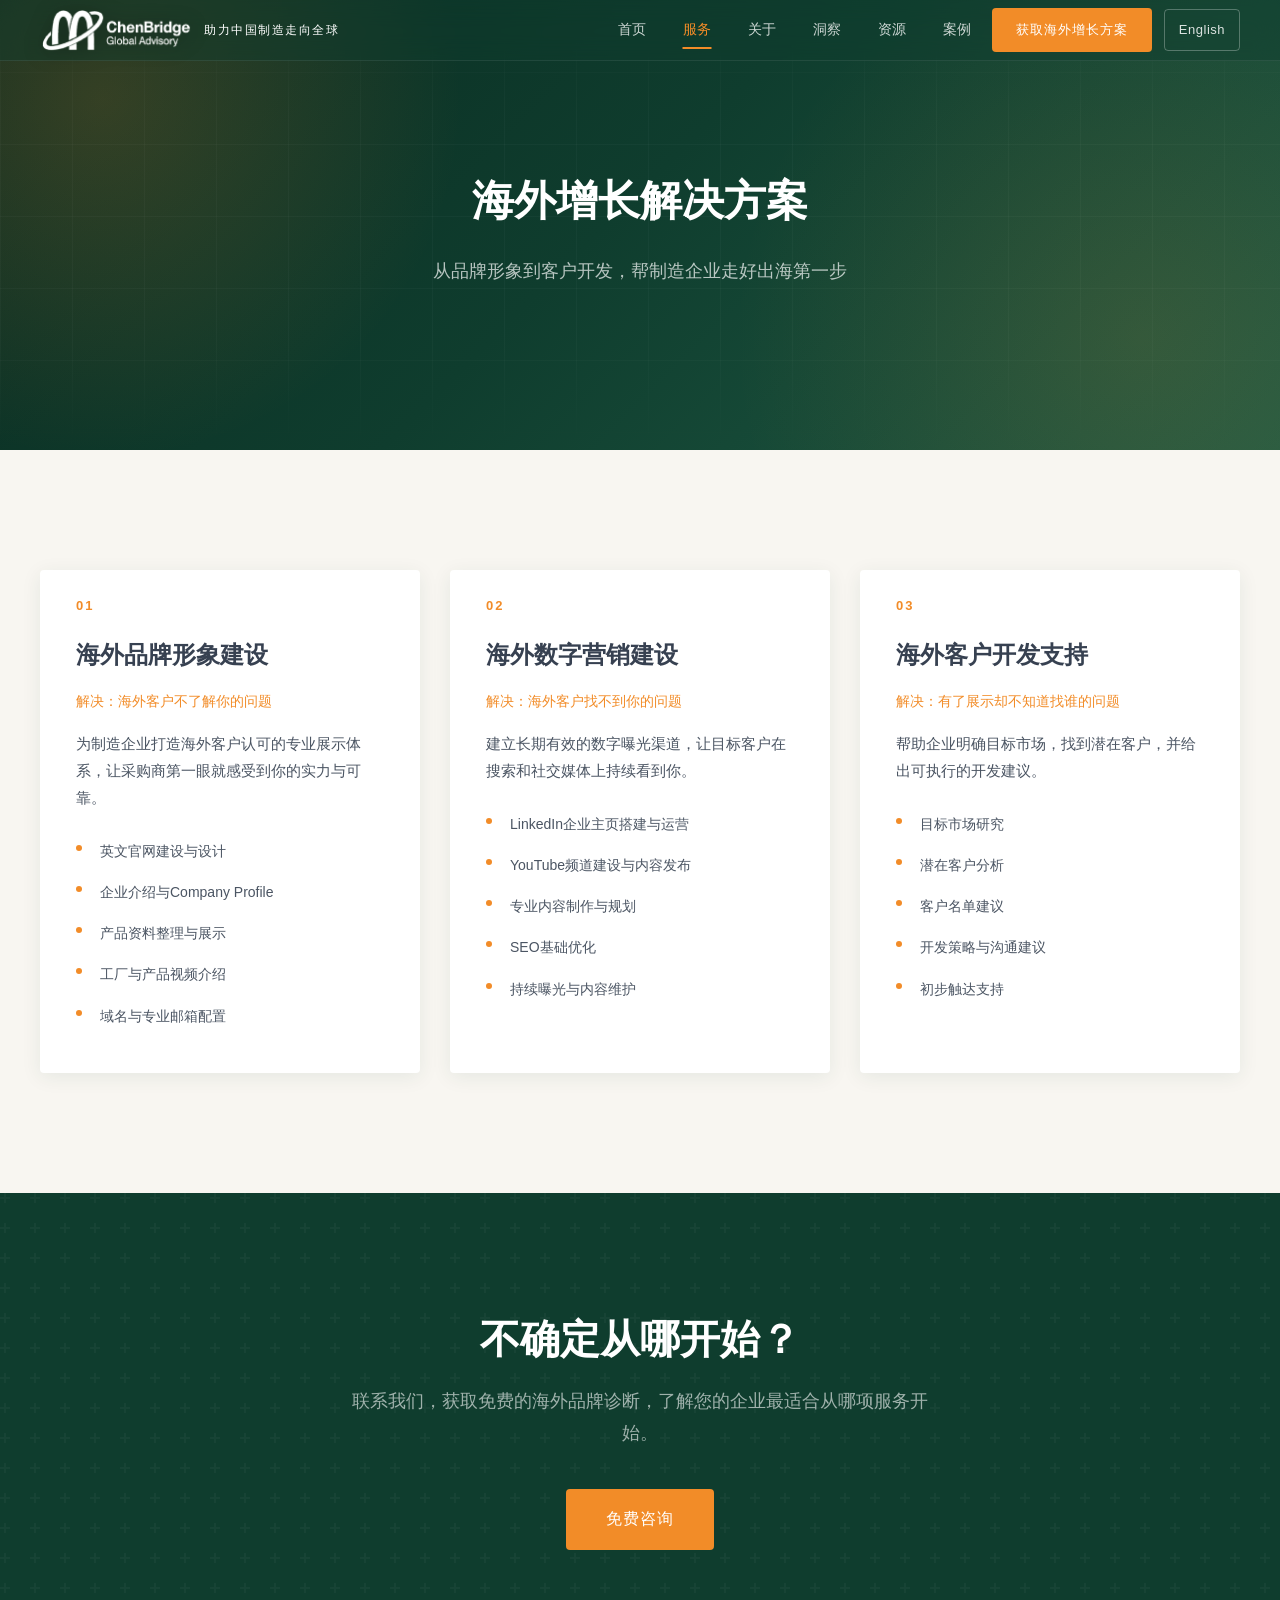
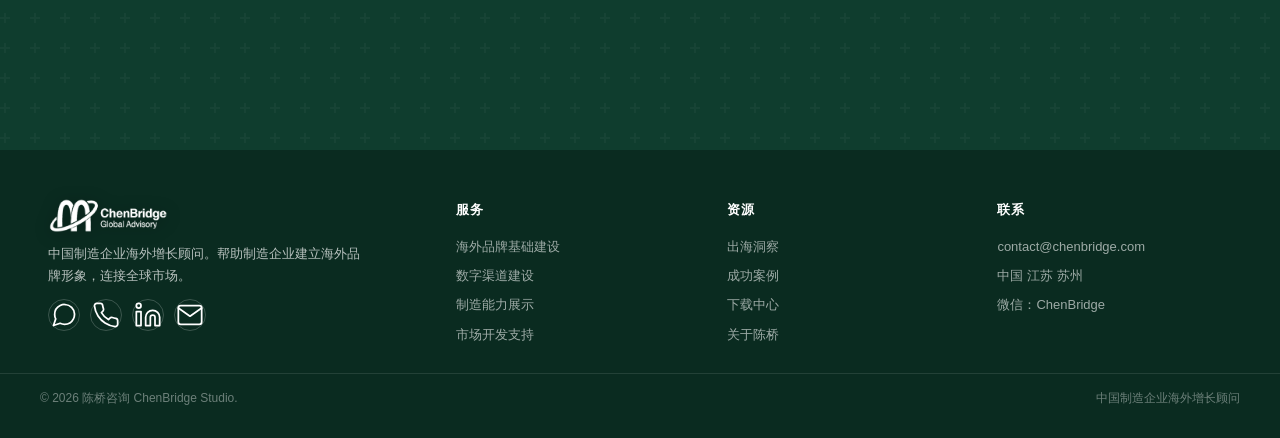
<file: services.html>
<!DOCTYPE html>
<html lang="zh-CN">
<head>
<meta charset="UTF-8">
<meta name="viewport" content="width=device-width, initial-scale=1.0">
<title>海外增长服务 — 品牌形象·数字营销·客户开发 | 陈桥咨询</title>
<meta name="description" content="为制造企业提供海外品牌形象建设、数字营销建设和客户开发支持，帮企业走好出海第一步。">
<meta name="keywords" content="英文官网建设,海外品牌形象,LinkedIn运营,YouTube营销,SEO优化,海外客户开发,制造企业出海服务">
<meta name="robots" content="index,follow,max-image-preview:large">
<meta name="author" content="陈桥咨询 ChenBridge Studio">
<meta name="theme-color" content="#0F3D2E">
<meta name="renderer" content="webkit">
<meta name="force-rendering" content="webkit">
<meta http-equiv="X-UA-Compatible" content="IE=edge,chrome=1">
<meta name="baidu-site-verification" content="">
<meta name="google-site-verification" content="">
<meta name="msvalidate.01" content="">
<meta name="360-site-verification" content="">
<meta name="sogou_site_verification" content="">
<meta name="shenma-site-verification" content="">
<link rel="canonical" href="https://chenbridge.com/services.html">
<meta property="og:type" content="website">
<meta property="og:title" content="海外增长服务 — 品牌形象·数字营销·客户开发 | 陈桥咨询">
<meta property="og:description" content="为制造企业提供海外品牌形象建设、数字营销建设和客户开发支持，帮企业走好出海第一步。">
<meta property="og:url" content="https://chenbridge.com/services.html">
<meta property="og:locale" content="zh_CN">
<meta property="og:site_name" content="陈桥咨询 ChenBridge Studio">
<meta name="twitter:card" content="summary">
<meta name="twitter:title" content="海外增长服务 — 品牌形象·数字营销·客户开发 | 陈桥咨询">
<meta name="twitter:description" content="为制造企业提供海外品牌形象建设、数字营销建设和客户开发支持，帮企业走好出海第一步。">
<link rel="dns-prefetch" href="//fonts.googleapis.com">
<link rel="dns-prefetch" href="//fonts.gstatic.com">
<link rel="preconnect" href="https://fonts.googleapis.com" crossorigin>
<link rel="preconnect" href="https://fonts.gstatic.com" crossorigin>

<link rel="icon" href="favicon/favicon.ico" sizes="any">
<link rel="icon" type="image/png" sizes="32x32" href="favicon/favicon-32.png">
<link rel="icon" type="image/png" sizes="16x16" href="favicon/favicon-16.png">
<link rel="apple-touch-icon" sizes="180x180" href="favicon/apple-touch-icon.png">
<link rel="stylesheet" href="css/style.css">
</head>
<body>
<header class="header" id="header">
  <div class="header-inner">
    <a href="index.html" class="logo">
      <img src="images/logo-chenbridge.webp" alt="陈桥咨询Studio">
      <div class="logo-text">助力中国制造走向全球</div></a>
    <nav class="nav" id="main-nav">
      <a href="index.html">首页</a>
      <a href="services.html" class="active">服务</a>
      <a href="about.html">关于</a>
      <a href="insights.html">洞察</a>
      <a href="resources.html">资源</a>
      <a href="cases.html">案例</a>
    
      <div class="mobile-extra">
        <a href="contact.html" class="btn-primary btn-small">获取海外增长方案</a>
        <a href="/" class="lang-switch">English</a>
      </div>
    </nav>
    <a href="contact.html" class="btn-primary btn-small" style="margin-left:20px;">获取海外增长方案</a>
    <a href="/" class="lang-switch">English</a>
    <button class="mobile-toggle" id="mobile-toggle" aria-label="菜单">
      <span></span><span></span><span></span>
    </button>
  </div>
</header>
<section class="page-hero">
  <div class="page-hero-content">
    <h1>海外增长解决方案</h1>
    <p>从品牌形象到客户开发，帮制造企业走好出海第一步</p>
  </div>
</section>

<section class="section">
  <div class="services-grid">
    <div class="service-card reveal reveal-delay-1">
      <div class="service-num">01</div>
      <div class="service-content">
        <h3>海外品牌形象建设</h3>
        <div class="service-sub">解决：海外客户不了解你的问题</div>
        <p>为制造企业打造海外客户认可的专业展示体系，让采购商第一眼就感受到你的实力与可靠。</p>
        <ul class="service-list">
          <li>英文官网建设与设计</li>
          <li>企业介绍与Company Profile</li>
          <li>产品资料整理与展示</li>
          <li>工厂与产品视频介绍</li>
          <li>域名与专业邮箱配置</li>
        </ul>
      </div>
    </div>
    <div class="service-card reveal reveal-delay-2">
      <div class="service-num">02</div>
      <div class="service-content">
        <h3>海外数字营销建设</h3>
        <div class="service-sub">解决：海外客户找不到你的问题</div>
        <p>建立长期有效的数字曝光渠道，让目标客户在搜索和社交媒体上持续看到你。</p>
        <ul class="service-list">
          <li>LinkedIn企业主页搭建与运营</li>
          <li>YouTube频道建设与内容发布</li>
          <li>专业内容制作与规划</li>
          <li>SEO基础优化</li>
          <li>持续曝光与内容维护</li>
        </ul>
      </div>
    </div>
    <div class="service-card reveal reveal-delay-3">
      <div class="service-num">03</div>
      <div class="service-content">
        <h3>海外客户开发支持</h3>
        <div class="service-sub">解决：有了展示却不知道找谁的问题</div>
        <p>帮助企业明确目标市场，找到潜在客户，并给出可执行的开发建议。</p>
        <ul class="service-list">
          <li>目标市场研究</li>
          <li>潜在客户分析</li>
          <li>客户名单建议</li>
          <li>开发策略与沟通建议</li>
          <li>初步触达支持</li>
        </ul>
      </div>
    </div>
  </div>
</section>

<section class="cta-section">
  <div class="section-header reveal" style="position:relative;z-index:2;">
    <h2 class="section-title" style="color:#fff;">不确定从哪开始？</h2>
    <p class="section-subtitle" style="color:rgba(255,255,255,0.6);max-width:600px;margin:20px auto 40px;">联系我们，获取免费的海外品牌诊断，了解您的企业最适合从哪项服务开始。</p>
    <a href="contact.html" class="btn-primary" style="font-size:16px;padding:16px 40px;">免费咨询</a>
  </div>
</section>

<footer class="footer">
  <div class="footer-inner">
    <div class="footer-brand">
      <img src="images/logo-chenbridge.webp" alt="陈桥咨询">
      <div class="footer-brand-desc">
        <p>中国制造企业海外增长顾问。帮助制造企业建立海外品牌形象，连接全球市场。</p>
        <div class="footer-social">
          <a href="#" aria-label="微信"><svg viewBox="0 0 24 24" width="28" height="28" stroke="currentColor" stroke-width="1.5" fill="none" stroke-linecap="round" stroke-linejoin="round"><path d="M21 11.5a8.38 8.38 0 0 1-.9 3.8 8.5 8.5 0 0 1-7.6 4.7 8.38 8.38 0 0 1-3.8-.9L3 21l1.9-5.7a8.38 8.38 0 0 1-.9-3.8 8.5 8.5 0 0 1 4.7-7.6 8.38 8.38 0 0 1 3.8-.9h.5a8.48 8.48 0 0 1 8 8v.5z"/></svg></a>
          <a href="tel:" aria-label="电话"><svg viewBox="0 0 24 24" width="28" height="28" stroke="currentColor" stroke-width="1.5" fill="none" stroke-linecap="round" stroke-linejoin="round"><path d="M22 16.92v3a2 2 0 0 1-2.18 2 19.79 19.79 0 0 1-8.63-3.07 19.5 19.5 0 0 1-6-6 19.79 19.79 0 0 1-3.07-8.67A2 2 0 0 1 4.11 2h3a2 2 0 0 1 2 1.72 12.84 12.84 0 0 0 .7 2.81 2 2 0 0 1-.45 2.11L8.09 9.91a16 16 0 0 0 6 6l1.27-1.27a2 2 0 0 1 2.11-.45 12.84 12.84 0 0 0 2.81.7A2 2 0 0 1 22 16.92z"/></svg></a>
          <a href="https://www.linkedin.com/company/chenbridge" target="_blank" rel="noopener" aria-label="LinkedIn"><svg viewBox="0 0 24 24" width="28" height="28" stroke="currentColor" stroke-width="1.5" fill="none" stroke-linecap="round" stroke-linejoin="round"><path d="M16 8a6 6 0 0 1 6 6v7h-4v-7a2 2 0 0 0-2-2 2 2 0 0 0-2 2v7h-4v-7a6 6 0 0 1 6-6z"/><rect x="2" y="9" width="4" height="12"/><circle cx="4" cy="4" r="2"/></svg></a>
          <a href="mailto:contact@chenbridge.com" aria-label="邮箱"><svg viewBox="0 0 24 24" width="28" height="28" stroke="currentColor" stroke-width="1.5" fill="none" stroke-linecap="round" stroke-linejoin="round"><path d="M4 4h16c1.1 0 2 .9 2 2v12c0 1.1-.9 2-2 2H4c-1.1 0-2-.9-2-2V6c0-1.1.9-2 2-2z"/><polyline points="22,6 12,13 2,6"/></svg></a>
        </div>
      </div>
    </div>
    <div class="footer-col">
      <h4>服务</h4>
      <a href="services.html">海外品牌基础建设</a>
      <a href="services.html">数字渠道建设</a>
      <a href="services.html">制造能力展示</a>
      <a href="services.html">市场开发支持</a>
    </div>
    <div class="footer-col">
      <h4>资源</h4>
      <a href="insights.html">出海洞察</a>
      <a href="cases.html">成功案例</a>
      <a href="resources.html">下载中心</a>
      <a href="about.html">关于陈桥</a>
    </div>
    <div class="footer-col">
      <h4>联系</h4>
      <a href="mailto:contact@chenbridge.com">contact@chenbridge.com</a>
      <a href="contact.html">中国 江苏 苏州</a>
      <a href="contact.html">微信：ChenBridge</a>
</div>
  </div>
  <div class="footer-bottom">
    <span>&copy; 2026 陈桥咨询 ChenBridge Studio.</span>
    <span>中国制造企业海外增长顾问</span>
  </div>
</footer>
<script src="js/main.js"></script>
</body>
</html>
</file>
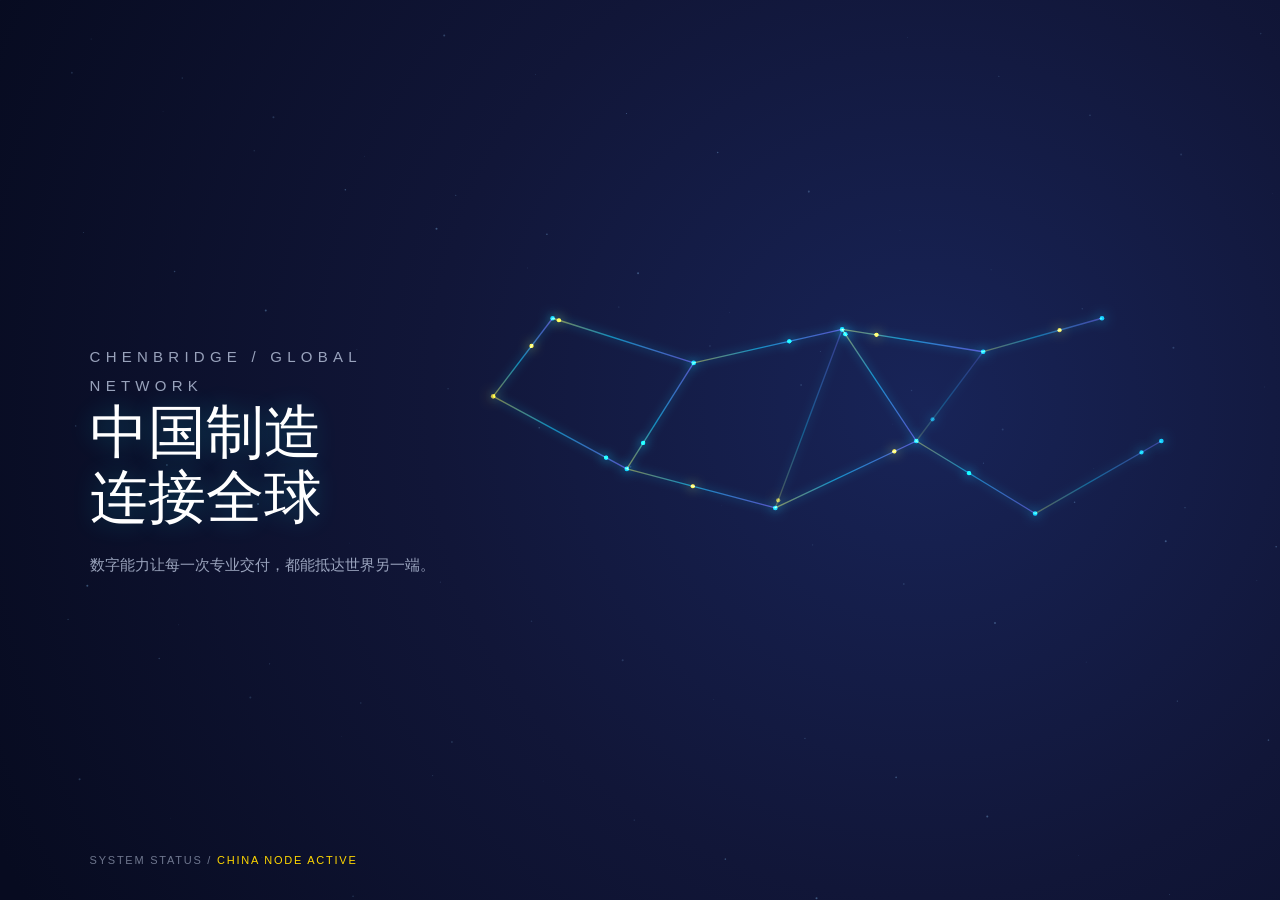
<file: world-network-demo.html>
<!doctype html>
<html lang="zh-CN">
<head>
<meta charset="UTF-8">
<meta name="viewport" content="width=device-width, initial-scale=1.0">
<title>全球数据网络 | Canvas Demo</title>
<link rel="icon" href="favicon/favicon.ico" sizes="any">
<link rel="icon" type="image/png" sizes="32x32" href="favicon/favicon-32.png">
<link rel="icon" type="image/png" sizes="16x16" href="favicon/favicon-16.png">
<link rel="apple-touch-icon" sizes="180x180" href="favicon/apple-touch-icon.png">

<style>
  :root { color-scheme: dark; }
  * { box-sizing: border-box; }
  html, body { margin: 0; min-height: 100%; background: #0a0e27; }
  body { overflow: hidden; font-family: "PingFang SC", "Microsoft YaHei", sans-serif; }
  .scene { position: relative; min-height: 100vh; overflow: hidden; background: linear-gradient(135deg, #0a0e27 0%, #101333 52%, #1a1a3e 100%); }
  canvas { position: absolute; inset: 0; width: 100%; height: 100%; display: block; }
  .caption { position: absolute; z-index: 2; left: clamp(24px, 7vw, 110px); top: 50%; transform: translateY(-50%); max-width: 390px; pointer-events: none; }
  .eyebrow { margin: 0 0 18px; color: #00f0ff; font-size: 12px; letter-spacing: 0.35em; }
  h1 { margin: 0; color: #fff; font-size: clamp(32px, 4.5vw, 68px); line-height: 1.12; font-weight: 500; text-shadow: 0 0 24px rgba(0,240,255,.24); }
  .caption p { margin: 22px 0 0; color: rgba(219,231,255,.68); font-size: 15px; line-height: 1.9; }
  .stage { position: absolute; z-index: 2; left: clamp(24px, 7vw, 110px); bottom: 34px; color: rgba(219,231,255,.48); font-size: 11px; letter-spacing: .16em; }
  .stage strong { color: #ffd700; font-weight: 500; }
  @media (max-width: 700px) {
    .caption { top: 25%; transform: none; max-width: 270px; }
    .caption p { font-size: 13px; }
    .stage { bottom: 20px; }
  }
</style>
</head>
<body>
<main class="scene">
  <canvas id="network" aria-label="中国连接全球的数据网络动画"></canvas>
  <div class="caption">
    <p class="eyebrow">CHENBRIDGE / GLOBAL NETWORK</p>
    <h1>中国制造<br>连接全球</h1>
    <p>数字能力让每一次专业交付，都能抵达世界另一端。</p>
  </div>
  <div class="stage">SYSTEM STATUS / <strong id="stage">INITIALIZING</strong></div>
</main>
<script>
(() => {
  const canvas = document.getElementById('network');
  const ctx = canvas.getContext('2d');
  const stageLabel = document.getElementById('stage');
  const TAU = Math.PI * 2;
  const reduceMotion = window.matchMedia('(prefers-reduced-motion: reduce)');
  let width = 0, height = 0, dpr = 1, startTime = performance.now();
  let pointer = { x: -1000, y: -1000 };

  const nodes = [[0.04,0.42],[0.12,0.28],[0.22,0.55],[0.31,0.36],[0.42,0.62],[0.51,0.30],[0.61,0.50],[0.70,0.34],[0.77,0.63],[0.86,0.28],[0.94,0.50]];
  const links = [
    [0,1],[0,2],[1,3],[2,3],[2,4],[3,5],[4,6],[5,6],[5,7],[6,8],[7,9],[8,10],[4,5],[6,7]
  ];
  const stars = Array.from({ length: 90 }, (_, index) => ({
    x: (index * 71 % 997) / 997, y: (index * 43 % 991) / 991,
    radius: 0.35 + (index % 4) * 0.22, phase: index * 0.73
  }));

  function resize() {
    dpr = Math.min(window.devicePixelRatio || 1, 2);
    width = window.innerWidth; height = window.innerHeight;
    canvas.width = Math.floor(width * dpr); canvas.height = Math.floor(height * dpr);
    ctx.setTransform(dpr, 0, 0, dpr, 0, 0);
  }
  function project([x, y]) {
    const mobile = width < 700;
    const mapLeft = mobile ? width * 0.06 : width * 0.36;
    const mapWidth = mobile ? width * 0.88 : width * 0.58;
    const mapTop = mobile ? height * 0.34 : height * 0.18;
    const mapHeight = mobile ? height * 0.48 : height * 0.62;
    const drift = mobile ? 0 : Math.sin((performance.now() - startTime) * 0.00015) * 4;
    return { x: mapLeft + x * mapWidth + drift, y: mapTop + y * mapHeight };
  }
  function drawPath(points, color, lineWidth, alpha, reveal = 1) {
    if (reveal <= 0) return;
    const visibleCount = Math.max(2, Math.ceil(points.length * Math.min(reveal, 1)));
    ctx.beginPath();
    points.slice(0, visibleCount).forEach((point, index) => {
      const p = project(point);
      if (index === 0) ctx.moveTo(p.x, p.y); else ctx.lineTo(p.x, p.y);
    });
    ctx.strokeStyle = color; ctx.globalAlpha = alpha; ctx.lineWidth = lineWidth; ctx.stroke(); ctx.globalAlpha = 1;
  }
  function glowDot(point, color, radius, alpha = 1) {
    const p = project(point);
    ctx.save(); ctx.globalCompositeOperation = 'lighter';
    ctx.shadowColor = color; ctx.shadowBlur = radius * 5; ctx.globalAlpha = alpha;
    ctx.beginPath(); ctx.arc(p.x, p.y, radius, 0, TAU); ctx.fillStyle = color; ctx.fill();
    ctx.restore();
  }
  function linePoint(start, end, progress) {
    return [start[0] + (end[0] - start[0]) * progress, start[1] + (end[1] - start[1]) * progress];
  }
  function draw() {
    const elapsed = (performance.now() - startTime) / 1000;
    const cycle = reduceMotion.matches ? 20 : elapsed % 20;
    const pulse = 0.5 + Math.sin(elapsed * 2.1) * 0.5;
    ctx.clearRect(0, 0, width, height);
    const background = ctx.createRadialGradient(width * 0.72, height * 0.45, 0, width * 0.72, height * 0.45, Math.max(width, height) * .8);
    background.addColorStop(0, '#182458'); background.addColorStop(.48, '#111638'); background.addColorStop(1, '#070b20');
    ctx.fillStyle = background; ctx.fillRect(0, 0, width, height);

    stars.forEach(star => {
      const twinkle = 0.15 + (0.18 + pulse * 0.18) * (0.5 + Math.sin(elapsed * .7 + star.phase) * .5);
      ctx.beginPath(); ctx.arc(width * star.x, height * star.y, star.radius, 0, TAU);
      ctx.fillStyle = `rgba(145,205,255,${twinkle})`; ctx.fill();
    });

    links.forEach(([sourceIndex, targetIndex], index) => {
      const source = nodes[sourceIndex], target = nodes[targetIndex];
      const appear = Math.min(1, Math.max(0, (cycle - 2 - index * .18) / 1.5));
      if (!appear) return;
      const start = project(source), end = project(target);
      const gradient = ctx.createLinearGradient(start.x, start.y, end.x, end.y);
      gradient.addColorStop(0, '#ffd700'); gradient.addColorStop(.42, '#00f0ff'); gradient.addColorStop(1, '#9b5cff');
      ctx.save(); ctx.globalCompositeOperation = 'lighter'; ctx.globalAlpha = .42 * appear;
      ctx.shadowColor = '#00f0ff'; ctx.shadowBlur = 9; ctx.lineWidth = 1.35; ctx.strokeStyle = gradient;
      ctx.beginPath(); ctx.moveTo(start.x, start.y); ctx.lineTo(end.x, end.y); ctx.stroke(); ctx.restore();
      const progress = (elapsed * (.13 + index * .006) + index * .17) % 1;
      glowDot(linePoint(source, target, progress), index % 2 ? '#00f0ff' : '#ffd700', 2.1, appear);
    });

    nodes.forEach((node, index) => glowDot(node, index === 0 ? '#ffd700' : '#00f0ff', 2.2 + pulse * 1.2, .65 + pulse * .3));

    const phase = cycle < 3 ? 'WORLD MAP ONLINE' : cycle < 6 ? 'CHINA NODE ACTIVE' : cycle < 10 ? 'REGIONS SYNCHRONIZING' : cycle < 16 ? 'DATA ROUTES CONNECTING' : 'GLOBAL NETWORK LIVE';
    stageLabel.textContent = phase;
    requestAnimationFrame(draw);
  }
  window.addEventListener('resize', resize);
  canvas.addEventListener('pointermove', event => { pointer.x = event.clientX; pointer.y = event.clientY; });
  canvas.addEventListener('pointerleave', () => { pointer.x = -1000; pointer.y = -1000; });
  resize(); draw();
})();
</script>
</body>
</html>
</file>
<file: css/style.css>
/* ===== ChenBridge Studio ===== */
:root{
  --primary:#0F3D2E;
  --primary-light:#1F5A43;
  --primary-dark:#0A2B20;
  --accent:#F28C28;
  --accent-light:#FFAA4D;
  --teal:#2E8B67;
  --bg:#F8F6F1;
  --bg-dark:#EFECE4;
  --text:#374151;
  --text-light:#4B5563;
  --text-muted:#6B7280;
  --white:#FFFFFF;
  --shadow:0 4px 20px rgba(15,61,46,0.08);
  --shadow-lg:0 8px 40px rgba(15,61,46,0.15);
  --radius:4px;
}
*{margin:0;padding:0;box-sizing:border-box;}
html{scroll-behavior:smooth;font-size:16px;}
body{font-family:'Noto Sans SC','PingFang SC','Microsoft YaHei',sans-serif;color:var(--text);background:var(--bg);line-height:1.8;overflow-x:hidden;}

/* ===== SPLASH SCREEN - 高级灰白色 ===== */
.splash-screen{position:fixed;inset:0;z-index:99999;background:linear-gradient(160deg,#F8F6F1 0%,#F1EEE7 55%,#E7E2D8 100%);display:flex;flex-direction:column;align-items:center;justify-content:center;text-align:center;}
.splash-screen.hide{opacity:0;visibility:hidden;pointer-events:none;transition:opacity 0.8s ease,visibility 0.8s ease;}
.splash-logo{width:min(72vw,420px);max-width:420px;margin:0 auto 28px;opacity:0;animation:splashLogoIn 1.2s ease forwards;display:flex;justify-content:center;align-items:center;}
.splash-logo img{width:100%;height:auto;display:block;margin:0 auto;}
.splash-text{font-size:22px;color:var(--primary);letter-spacing:4px;font-weight:300;opacity:0;animation:splashTextIn 0.8s ease 1.5s forwards;text-align:center;padding:0 24px;margin:0 auto;width:100%;max-width:560px;}
@keyframes splashLogoIn{0%{opacity:0;transform:scale(0.9);}100%{opacity:1;transform:scale(1);}}
@keyframes splashTextIn{to{opacity:1;}}

/* ===== HEADER - 菜单右对齐 ===== */
.header{position:fixed;top:0;left:0;width:100%;z-index:1000;padding:8px 0;background:rgba(15,61,46,0.42);backdrop-filter:blur(12px);-webkit-backdrop-filter:blur(12px);border-bottom:1px solid rgba(255,255,255,0.08);transition:all 0.4s ease;}
.header.scrolled{background:rgba(15,61,46,0.94);padding:6px 0;box-shadow:0 4px 30px rgba(15,61,46,0.2);}
.header-inner{max-width:1280px;margin:0 auto;padding:0 40px;display:flex;justify-content:space-between;align-items:center;}
.logo{display:flex;align-items:center;text-decoration:none;flex-shrink:0;}
.logo img{height:auto;width:clamp(109px,12.2vw,152px);max-height:52px;object-fit:contain;display:block;transition:all 0.3s ease;filter:brightness(0) invert(1) drop-shadow(0 2px 10px rgba(0,0,0,0.35));}
.logo{display:flex;align-items:center;gap:12px;text-decoration:none;flex-shrink:0;}
.logo-text{color:#ffffff!important;font-size:12px;font-weight:400;letter-spacing:1.5px;line-height:1.4;white-space:nowrap;}

.header.scrolled .logo img{width:clamp(98px,10.9vw,131px);max-height:46px;}
.nav{display:flex;align-items:center;gap:36px;margin-left:auto;}
.nav a{color:rgba(255,255,255,0.8);text-decoration:none;font-size:14px;font-weight:400;transition:all 0.3s;position:relative;letter-spacing:0.5px;}
.nav a::after{content:'';position:absolute;bottom:-6px;left:50%;transform:translateX(-50%);width:0;height:2px;background:var(--accent);transition:width 0.3s;}
.nav a:hover{color:var(--white);}
.nav a:hover::after{width:100%;}
.nav a.active{color:var(--accent);}
.nav a.active::after{width:100%;}
.btn-primary{background:var(--accent);color:var(--white);padding:12px 28px;border-radius:var(--radius);text-decoration:none;font-size:14px;font-weight:500;letter-spacing:1px;transition:all 0.3s;border:none;cursor:pointer;display:inline-block;flex-shrink:0;}
.btn-primary:hover{background:var(--accent-light);transform:translateY(-2px);box-shadow:0 8px 25px rgba(242,140,40,0.3);}
.btn-outline{border:1px solid rgba(255,255,255,0.35);color:var(--white);padding:12px 28px;border-radius:var(--radius);text-decoration:none;font-size:14px;font-weight:500;transition:all 0.3s;display:inline-block;}
.btn-outline:hover{border-color:var(--accent);background:rgba(242,140,40,0.12);}
.btn-small{padding:10px 24px;font-size:13px;}
.mobile-toggle{display:none;flex-direction:column;gap:5px;background:none;border:none;cursor:pointer;}
.mobile-toggle span{width:24px;height:2px;background:var(--white);transition:all 0.3s;}

/* ===== HERO ===== */
.hero{position:relative;height:100vh;min-height:700px;overflow:hidden;background:linear-gradient(135deg,#0A2B20 0%,#0F3D2E 48%,#1F5A43 100%);}
#hero-canvas{position:absolute;inset:0;width:100%;height:100%;z-index:1;display:block;}
.hero-content{position:relative;z-index:3;height:100%;display:flex;align-items:center;max-width:1280px;margin:0 auto;padding:0 40px;}
.hero-inner{max-width:720px;}
.hero-label{font-size:12px;color:var(--accent);letter-spacing:4px;text-transform:uppercase;font-weight:600;margin-bottom:24px;display:block;}
.hero-inner h1{font-size:52px;font-weight:700;color:var(--white);line-height:1.2;margin-bottom:24px;letter-spacing:-0.5px;}
.hero-inner h1 .accent{color:var(--accent);}
.hero-inner p{font-size:18px;color:rgba(255,255,255,0.75);margin-bottom:40px;line-height:1.8;max-width:520px;}
.hero-buttons{display:flex;gap:20px;flex-wrap:wrap;}

/* Hero Carousel */
.hero-carousel{position:relative;min-height:220px;margin-bottom:40px;}
.carousel-slide{position:absolute;top:0;left:0;width:100%;opacity:0;transform:translateY(20px);transition:all 0.8s ease;pointer-events:none;}
.carousel-slide.active{opacity:1;transform:translateY(0);pointer-events:auto;position:relative;}
.carousel-slide h2{font-size:42px;font-weight:700;color:var(--white);line-height:1.2;margin-bottom:16px;}
.carousel-slide p{font-size:18px;color:rgba(255,255,255,0.75);line-height:1.8;max-width:560px;}
.carousel-dots{display:flex;gap:10px;margin-top:32px;}
.carousel-dot{width:8px;height:8px;border-radius:50%;background:rgba(255,255,255,0.25);cursor:pointer;transition:all 0.4s ease;}
.carousel-dot.active{width:32px;border-radius:4px;background:var(--accent);}

.hero-stats{position:absolute;bottom:40px;right:40px;display:flex;gap:50px;z-index:3;}
.stat-item h3{font-size:36px;color:var(--accent);font-weight:700;margin-bottom:4px;line-height:1;}
.stat-item p{color:rgba(255,255,255,0.6);font-size:14px;}

/* ===== PAGE HERO ===== */
.page-hero{position:relative;height:50vh;min-height:400px;background:linear-gradient(135deg,#0A2B20 0%,#0F3D2E 48%,#1F5A43 100%);display:flex;align-items:center;justify-content:center;text-align:center;overflow:hidden;isolation:isolate;}
.page-hero::before{content:'';position:absolute;inset:-20%;z-index:-1;background:radial-gradient(circle at 20% 30%,rgba(242,140,40,0.18),transparent 24%),radial-gradient(circle at 78% 68%,rgba(242,140,40,0.12),transparent 28%);}
.page-hero::after{content:'';position:absolute;inset:0;z-index:-1;opacity:0.22;background-image:linear-gradient(rgba(255,255,255,0.13) 1px,transparent 1px),linear-gradient(90deg,rgba(255,255,255,0.13) 1px,transparent 1px);background-size:72px 72px;mask-image:linear-gradient(to bottom,transparent,black 25%,black 75%,transparent);}
.page-hero-content{position:relative;z-index:3;max-width:800px;padding:0 40px;}
.page-hero h1{color:var(--white);font-size:42px;margin-bottom:16px;font-weight:700;}
.page-hero p{color:rgba(255,255,255,0.7);font-size:18px;}

/* ===== SECTION COMMON ===== */
.section{padding:120px 40px;max-width:1280px;margin:0 auto;}
.section-header{text-align:center;margin-bottom:80px;}
.section-label{font-size:12px;color:var(--accent);letter-spacing:4px;text-transform:uppercase;font-weight:600;margin-bottom:16px;}
.section-title{font-size:40px;font-weight:700;color:var(--text);line-height:1.3;margin-bottom:20px;}
.section-subtitle{font-size:18px;color:var(--text-muted);max-width:640px;margin:0 auto;line-height:1.8;}

/* ===== CHALLENGES ===== */
.challenges-grid{display:grid;grid-template-columns:repeat(3,1fr);gap:30px;}
.challenge-card{background:var(--white);padding:48px 36px;border-radius:var(--radius);box-shadow:var(--shadow);transition:all 0.4s;border:1px solid transparent;position:relative;overflow:hidden;}
.challenge-card::before{content:'';position:absolute;top:0;left:0;width:100%;height:3px;background:linear-gradient(90deg,var(--accent),transparent);opacity:0;transition:opacity 0.4s;}
.challenge-card:hover{transform:translateY(-8px);box-shadow:var(--shadow-lg);border-color:rgba(242,140,40,0.22);}
.challenge-card:hover::before{opacity:1;}
.challenge-icon{width:64px;height:64px;background:linear-gradient(135deg,var(--primary),var(--primary-light));border-radius:var(--radius);display:flex;align-items:center;justify-content:center;color:var(--white);margin-bottom:28px;transition:all 0.4s;}
.challenge-card:hover .challenge-icon{transform:scale(1.1) rotate(5deg);box-shadow:0 8px 25px rgba(15,61,46,0.3);}
.challenge-icon svg{width:28px;height:28px;stroke:var(--white);fill:none;stroke-width:1.5;stroke-linecap:round;stroke-linejoin:round;}
.challenge-card h3{font-size:22px;font-weight:600;color:var(--text);margin-bottom:16px;}
.challenge-card p{color:var(--text-light);font-size:15px;line-height:1.8;}

/* ===== PROCESS FLOW ===== */
.process-section{background:var(--bg-dark);}
.process-flow{display:flex;justify-content:space-between;align-items:flex-start;position:relative;padding:40px 0;}
.process-flow::before{content:'';position:absolute;top:50%;left:0;width:100%;height:2px;background:linear-gradient(90deg,var(--primary),var(--accent));opacity:0.2;}
.process-step{position:relative;z-index:2;text-align:center;flex:1;}
.process-step .step-circle{width:80px;height:80px;background:var(--white);border:2px solid var(--accent);border-radius:50%;display:flex;align-items:center;justify-content:center;margin:0 auto 20px;transition:all 0.4s;box-shadow:var(--shadow);color:var(--primary);}
.process-step:hover .step-circle{background:var(--primary);color:var(--white);border-color:var(--primary);transform:scale(1.1);}
.process-step .step-circle svg{width:30px;height:30px;stroke:currentColor;fill:none;stroke-width:1.5;stroke-linecap:round;stroke-linejoin:round;transition:all 0.4s;}
.process-step:hover .step-circle svg{transform:rotate(360deg);}
.process-step h4{font-size:16px;font-weight:600;color:var(--text);margin-bottom:8px;}
.process-step p{font-size:13px;color:var(--text-muted);max-width:140px;margin:0 auto;}

/* ===== SERVICES ===== */
.services-grid{display:grid;grid-template-columns:repeat(3,1fr);gap:30px;}
.service-card{background:var(--white);border-radius:var(--radius);overflow:hidden;box-shadow:var(--shadow);transition:all 0.4s;display:flex;flex-direction:column;}
.service-card:hover{transform:translateY(-4px);box-shadow:var(--shadow-lg);}
.service-num{font-size:13px;color:var(--accent);font-weight:700;letter-spacing:2px;padding:24px 36px 0;}
.service-content{padding:16px 36px 36px;}
.service-content h3{font-size:24px;font-weight:600;color:var(--text);margin-bottom:12px;}
.service-content .service-sub{color:var(--accent);font-size:14px;font-weight:500;margin-bottom:16px;}
.service-content p{color:var(--text-light);font-size:15px;line-height:1.8;margin-bottom:20px;}
.service-list{list-style:none;}
.service-list li{padding:8px 0;padding-left:24px;position:relative;color:var(--text-light);font-size:14px;}
.service-list li::before{content:'';position:absolute;left:0;top:14px;width:6px;height:6px;background:var(--accent);border-radius:50%;}

/* ===== WHY US ===== */
.why-grid{display:grid;grid-template-columns:repeat(3,1fr);gap:40px;}
.why-card{text-align:center;padding:40px 30px;}
.why-icon{width:80px;height:80px;background:var(--primary);border-radius:50%;display:flex;align-items:center;justify-content:center;color:var(--white);margin:0 auto 28px;transition:all 0.5s cubic-bezier(0.34,1.56,0.64,1);}
.why-card:hover .why-icon{background:var(--accent);transform:rotateY(180deg) scale(1.1);}
.why-icon svg{width:32px;height:32px;stroke:var(--white);fill:none;stroke-width:1.5;stroke-linecap:round;stroke-linejoin:round;}
.why-card h3{font-size:22px;font-weight:600;margin-bottom:16px;color:var(--text);}
.why-card p{color:var(--text-light);font-size:15px;line-height:1.8;}

/* ===== TIMELINE ===== */
.timeline{position:relative;padding:40px 0;}
.timeline::before{content:'';position:absolute;left:50%;top:0;bottom:0;width:2px;background:linear-gradient(to bottom,var(--accent),var(--primary));transform:translateX(-50%);}
.timeline-item{display:flex;justify-content:flex-end;padding-right:60px;position:relative;margin-bottom:60px;width:50%;}
.timeline-item:nth-child(even){justify-content:flex-start;padding-left:60px;padding-right:0;margin-left:50%;}
.timeline-dot{position:absolute;width:20px;height:20px;background:var(--accent);border:4px solid var(--bg);border-radius:50%;top:0;transition:all 0.4s;}
.timeline-item:nth-child(odd) .timeline-dot{right:-10px;}
.timeline-item:nth-child(even) .timeline-dot{left:-10px;}
.timeline-item:hover .timeline-dot{transform:scale(1.3);box-shadow:0 0 15px rgba(242,140,40,0.4);}
.timeline-content{background:var(--white);padding:32px;border-radius:var(--radius);box-shadow:var(--shadow);max-width:420px;transition:all 0.4s;}
.timeline-content:hover{transform:scale(1.02);box-shadow:var(--shadow-lg);}
.timeline-content .step-num{font-size:48px;font-weight:700;color:rgba(242,140,40,0.18);line-height:1;margin-bottom:8px;}
.timeline-content h4{font-size:20px;font-weight:600;margin-bottom:12px;color:var(--text);}
.timeline-content p{color:var(--text-light);font-size:14px;line-height:1.8;}

/* ===== CASES ===== */
.cases-grid{display:grid;grid-template-columns:repeat(3,1fr);gap:40px;}
.case-card{background:var(--white);border-radius:var(--radius);overflow:hidden;box-shadow:var(--shadow);transition:all 0.4s;}
.case-card:hover{transform:translateY(-4px);box-shadow:var(--shadow-lg);}
.case-header{padding:32px 36px;background:var(--primary);color:var(--white);}
.case-header h3{font-size:20px;font-weight:600;}
.case-body{padding:36px;display:grid;grid-template-columns:1fr 1fr;gap:30px;}
.case-before h4,.case-after h4{font-size:13px;letter-spacing:2px;text-transform:uppercase;margin-bottom:16px;font-weight:600;}
.case-before h4{color:#B85E0A;}
.case-after h4{color:var(--teal);}
.case-before ul,.case-after ul{list-style:none;}
.case-before li,.case-after li{padding:8px 0;padding-left:24px;position:relative;font-size:14px;color:var(--text-light);line-height:1.6;}
.case-before li::before{content:'';position:absolute;left:0;top:13px;width:8px;height:2px;background:#B85E0A;border-radius:1px;}
.case-after li::before{content:'';position:absolute;left:0;top:10px;width:14px;height:14px;border:2px solid var(--teal);border-radius:50%;}
.case-after li::after{content:'';position:absolute;left:4px;top:14px;width:6px;height:3px;border-left:2px solid var(--teal);border-bottom:2px solid var(--teal);transform:rotate(-45deg);}
.case-result{padding:20px 36px;background:var(--bg-dark);border-top:1px solid rgba(0,0,0,0.05);}
.case-result p{font-size:14px;color:var(--text-muted);}
.case-result strong{color:var(--accent);}

/* ===== INDUSTRIES ===== */
.industries-grid{display:grid;grid-template-columns:repeat(3,1fr);gap:24px;}
.industry-card{position:relative;height:280px;border-radius:var(--radius);overflow:hidden;cursor:pointer;background:var(--primary);}
.industry-card img{width:100%;height:100%;object-fit:cover;display:block;transition:all 0.4s;filter:grayscale(30%);}
.industry-card:hover img{transform:scale(1.1);filter:grayscale(0%);}
.industry-overlay{position:absolute;inset:0;background:linear-gradient(to top,rgba(15,61,46,0.92) 0%,rgba(15,61,46,0.08) 65%);display:flex;align-items:flex-end;padding:30px;}
.industry-overlay h3{color:var(--white);font-size:20px;font-weight:600;}

/* ===== INSIGHTS ===== */
.insights-grid{display:grid;grid-template-columns:repeat(3,1fr);gap:24px;}
.insight-card{background:var(--white);padding:36px;border-radius:var(--radius);box-shadow:var(--shadow);transition:all 0.4s;border-left:3px solid transparent;}
.insight-card:hover{border-left-color:var(--accent);transform:translateX(4px);box-shadow:var(--shadow-lg);}
.insight-card .insight-tag{font-size:12px;color:var(--accent);font-weight:600;letter-spacing:1px;margin-bottom:12px;}
.insight-card h3{font-size:18px;font-weight:600;color:var(--text);margin-bottom:12px;line-height:1.5;}
.insight-card p{color:var(--text-light);font-size:14px;line-height:1.8;margin-bottom:20px;}
.insight-card .insight-date{font-size:12px;color:var(--text-muted);margin-bottom:20px;}
.insight-card .read-more{color:var(--accent);text-decoration:none;font-size:14px;font-weight:500;transition:color 0.3s;}
.insight-card .read-more:hover{color:var(--primary);}

/* ===== CTA ===== */
.cta-section{background:var(--primary);padding:120px 40px;text-align:center;position:relative;overflow:hidden;}
.cta-section::before{content:'';position:absolute;inset:0;background:url("data:image/svg+xml,%3Csvg width='60' height='60' viewBox='0 0 60 60' xmlns='http://www.w3.org/2000/svg'%3E%3Cg fill='none' fill-rule='evenodd'%3E%3Cg fill='%23ffffff' fill-opacity='0.03'%3E%3Cpath d='M36 34v-4h-2v4h-4v2h4v4h2v-4h4v-2h-4zm0-30V0h-2v4h-4v2h4v4h2V6h4V4h-4zM6 34v-4H4v4H0v2h4v4h2v-4h4v-2H6zM6 4V0H4v4H0v2h4v4h2V6h4V4H6z'/%3E%3C/g%3E%3C/g%3E%3C/svg%3E");}
.cta-section .section-title{color:var(--white);}
.cta-section .section-subtitle{color:rgba(255,255,255,0.6);}

/* ===== FOOTER ===== */
.footer{background:var(--primary-dark);color:rgba(255,255,255,0.7);padding:48px 0 28px;}
.footer-inner{max-width:1280px;margin:0 auto;padding:0 40px;display:grid;grid-template-columns:1.6fr 1fr 1fr 1fr;gap:24px 28px;box-sizing:border-box;align-items:start;}
.footer-brand{display:flex;flex-direction:column;align-items:flex-start;gap:10px;margin-bottom:0;padding-left:8px;}
.footer-brand img{height:auto;width:clamp(90px,10vw,120px);max-height:44px;object-fit:contain;display:block;filter:brightness(0) invert(1) drop-shadow(0 2px 8px rgba(0,0,0,0.3));opacity:1;}
.footer-brand-desc{flex:1;}
.footer-brand-desc p{font-size:13px;line-height:1.7;margin-bottom:12px;max-width:320px;}
.footer-social{display:flex;gap:10px;}
.footer-social a{width:32px;height:32px;border:1px solid rgba(255,255,255,0.2);border-radius:50%;display:flex;align-items:center;justify-content:center;color:var(--white);text-decoration:none;transition:all 0.3s;font-size:14px;}
.footer-social a:hover{background:var(--accent);border-color:var(--accent);transform:translateY(-3px);}
.footer-col h4{color:var(--white);font-size:13px;font-weight:600;margin-bottom:10px;letter-spacing:1px;}
.footer-col a{display:block;color:rgba(255,255,255,0.6);text-decoration:none;font-size:13px;padding:3px 0;transition:all 0.3s;}
.footer-col a:hover{color:var(--accent);padding-left:4px;}
.footer-bottom{max-width:1280px;margin:24px auto 0;padding:14px 40px 0;border-top:1px solid rgba(255,255,255,0.1);display:flex;justify-content:space-between;font-size:12px;color:rgba(255,255,255,0.4);box-sizing:border-box;}

/* ===== RESOURCES ===== */
.resources-grid{display:grid;grid-template-columns:repeat(3,1fr);gap:30px;}
.resource-card{background:var(--white);padding:40px;border-radius:var(--radius);box-shadow:var(--shadow);transition:all 0.4s;text-align:center;border-top:3px solid transparent;}
.resource-card:hover{border-top-color:var(--accent);transform:translateY(-6px);box-shadow:var(--shadow-lg);}
.resource-icon{width:64px;height:64px;background:var(--bg-dark);border-radius:50%;display:flex;align-items:center;justify-content:center;margin:0 auto 24px;color:var(--primary);transition:all 0.4s;}
.resource-card:hover .resource-icon{background:var(--primary);color:var(--white);transform:scale(1.1) rotate(10deg);}
.resource-icon svg{width:28px;height:28px;stroke:currentColor;fill:none;stroke-width:1.5;stroke-linecap:round;stroke-linejoin:round;}
.resource-card h3{font-size:20px;font-weight:600;margin-bottom:12px;color:var(--text);}
.resource-card p{color:var(--text-light);font-size:14px;line-height:1.8;margin-bottom:24px;}

/* ===== ARTICLE ===== */
.article-content{max-width:800px;margin:0 auto;padding:80px 40px;}
.article-content h2{font-size:28px;color:var(--text);margin:48px 0 20px;}
.article-content h3{font-size:22px;color:var(--text);margin:36px 0 16px;}
.article-content p{color:var(--text-light);font-size:16px;line-height:1.9;margin-bottom:20px;}
.article-content ul{list-style:none;margin:20px 0;padding-left:0;}
.article-content li{padding:8px 0 8px 28px;position:relative;color:var(--text-light);font-size:16px;}
.article-content li::before{content:'→';position:absolute;left:0;color:var(--accent);font-weight:700;}
.article-meta{color:var(--text-muted);font-size:14px;margin-bottom:40px;padding-bottom:20px;border-bottom:1px solid var(--bg-dark);}
.article-tag{display:inline-block;background:var(--bg-dark);color:var(--accent);padding:4px 12px;border-radius:20px;font-size:12px;font-weight:600;margin-right:8px;}

/* ===== CONTACT FORM ===== */
.contact-form{background:var(--white);padding:48px;border-radius:var(--radius);box-shadow:var(--shadow);max-width:600px;margin:0 auto;}
.form-group{margin-bottom:24px;}
.form-group label{display:block;font-size:14px;font-weight:600;color:var(--text);margin-bottom:8px;}
.form-group input,.form-group textarea{width:100%;padding:14px 18px;border:1px solid var(--bg-dark);border-radius:var(--radius);font-family:inherit;font-size:15px;transition:all 0.3s;background:var(--bg);}
.form-group input:focus,.form-group textarea:focus{outline:none;border-color:var(--accent);background:var(--white);}
.form-group textarea{min-height:140px;resize:vertical;}

/* ===== ANIMATIONS ===== */
.reveal{opacity:0;transform:translateY(40px);transition:opacity 0.8s ease,transform 0.8s ease;}
.reveal.active{opacity:1;transform:translateY(0);}
.reveal-delay-1{transition-delay:0.1s;}
.reveal-delay-2{transition-delay:0.2s;}
.reveal-delay-3{transition-delay:0.3s;}
.reveal-delay-4{transition-delay:0.4s;}

/* ===== RESPONSIVE ===== */
@media(max-width:1024px){
  .hero-inner h1{font-size:40px;}
  .carousel-slide h2{font-size:32px;}
  .challenges-grid,.services-grid,.cases-grid,.insights-grid,.resources-grid{grid-template-columns:1fr;}
  .why-grid{grid-template-columns:1fr;}
  .industries-grid{grid-template-columns:repeat(3,1fr);}
  .footer-inner{grid-template-columns:1fr 1fr;gap:40px;}
  .timeline::before{left:20px;}
  .timeline-item{width:100%;padding-left:60px;padding-right:0;justify-content:flex-start;margin-left:0;}
  .timeline-item:nth-child(even){margin-left:0;padding-left:60px;}
  .timeline-dot{left:10px !important;right:auto !important;}
  .process-flow{flex-direction:column;gap:40px;}
  .process-flow::before{display:none;}
  .nav{display:none;position:absolute;top:100%;left:0;width:100%;background:rgba(11,37,44,0.98);backdrop-filter:blur(20px);flex-direction:column;padding:20px 40px;gap:20px;margin-left:0;}
  .nav.open{display:flex;}
  .mobile-toggle{display:flex;}
  .hero-stats{position:static;justify-content:center;padding:20px 40px;background:rgba(0,0,0,0.2);}
  .page-hero h1{font-size:32px;}
}
@media(max-width:640px){
  .section{padding:80px 24px;}
  .header-inner{padding:0 24px;}
  .hero-inner h1{font-size:32px;}
  .carousel-slide h2{font-size:26px;}
  .section-title{font-size:28px;}
  .industries-grid{grid-template-columns:1fr;}
  .footer-inner{grid-template-columns:1fr;}
  .footer-bottom{flex-direction:column;gap:10px;text-align:center;}
  .hero-stats{flex-direction:column;gap:20px;text-align:center;}
  .splash-logo{width:min(80vw,320px);}
  .splash-text{font-size:16px;}
  .logo img{width:102px;max-height:41px;}
.header.scrolled .logo img{width:88px;max-height:36px;}
.page-hero h1{font-size:26px;}
  .case-body{grid-template-columns:1fr;}
  .hero-buttons{flex-direction:column;}
  .btn-outline{width:100%;text-align:center;}
}


/* Hero grounded tagline (replaces corner stats) */
.hero-tagline{
  position:absolute;bottom:36px;left:0;right:0;z-index:4;
  text-align:center;padding:0 40px;pointer-events:none;
}
.hero-tagline p{
  display:inline-block;
  font-size:14px;color:rgba(255,255,255,0.7);
  letter-spacing:0.5px;line-height:1.6;
  padding:10px 20px;
  border:1px solid rgba(255,255,255,0.15);
  border-radius:999px;
  background:rgba(10,43,32,0.35);
  backdrop-filter:blur(8px);
}
@media(max-width:768px){
  .hero-tagline{bottom:20px;padding:0 20px;}
  .hero-tagline p{font-size:12px;padding:8px 14px;}
  .footer{padding:36px 0 24px;}
  .footer-inner{gap:20px;padding:0 20px;}
  .footer-bottom{padding-left:20px;padding-right:20px;}
  .footer-brand{padding-left:4px;}
}

.hero-tagline{display:none!important;}

/* Language switch */
.lang-switch{color:rgba(255,255,255,0.85);text-decoration:none;font-size:13px;font-weight:500;letter-spacing:0.5px;padding:8px 14px;border:1px solid rgba(255,255,255,0.28);border-radius:var(--radius,4px);transition:all 0.3s;margin-left:12px;flex-shrink:0;}
.lang-switch:hover{color:#fff;border-color:var(--accent,#B08D57);background:rgba(176,141,87,0.12);}
@media(max-width:1024px){.lang-switch{margin-left:0;margin-top:8px;display:inline-block;}}

/* ===== MOBILE HEADER FIX ===== */
@media(max-width:1024px){
  .header-inner{
    padding:0 16px;
    gap:10px;
    flex-wrap:nowrap;
  }
  .logo{
    min-width:0;
    flex:1 1 auto;
    overflow:hidden;
  }
  .logo img{
    width:102px !important;
    max-height:41px !important;
    flex-shrink:0;
  }
  .logo-text{
    font-size:10px !important;
    letter-spacing:0.5px !important;
    white-space:nowrap;
    overflow:hidden;
    text-overflow:ellipsis;
    max-width:42vw;
  }
  /* 手机端：顶栏只留 Logo + 汉堡，避免挤掉菜单按钮 */
  .header-inner > .btn-primary.btn-small,
  .header-inner > .lang-switch{
    display:none !important;
  }
  .nav{
    display:none;
    position:absolute;
    top:100%;
    left:0;
    width:100%;
    background:rgba(11,37,44,0.98);
    backdrop-filter:blur(20px);
    -webkit-backdrop-filter:blur(20px);
    flex-direction:column;
    padding:20px 24px 28px;
    gap:4px;
    margin-left:0;
    z-index:1001;
    border-bottom:1px solid rgba(255,255,255,0.08);
  }
  .nav.open{display:flex;}
  .nav a{
    padding:14px 0;
    font-size:16px;
    border-bottom:1px solid rgba(255,255,255,0.06);
  }
  .nav a::after{display:none;}
  .mobile-toggle{
    display:flex !important;
    flex-shrink:0;
    width:44px;
    height:44px;
    align-items:center;
    justify-content:center;
    gap:5px;
    padding:0;
    margin-left:auto;
    z-index:1002;
    position:relative;
  }
  .mobile-toggle span{
    width:22px;
    height:2px;
    background:#fff;
    display:block;
  }
  /* 展开菜单底部补：获取方案 + English */
  .nav .mobile-extra{
    display:flex;
    flex-direction:column;
    gap:12px;
    margin-top:16px;
    padding-top:8px;
  }
  .nav .mobile-extra .btn-primary{
    text-align:center;
    width:100%;
  }
  .nav .mobile-extra .lang-switch{
    display:inline-block !important;
    text-align:center;
    margin:0;
  }
}
@media(min-width:1025px){
  .nav .mobile-extra{display:none !important;}
}
</file>
